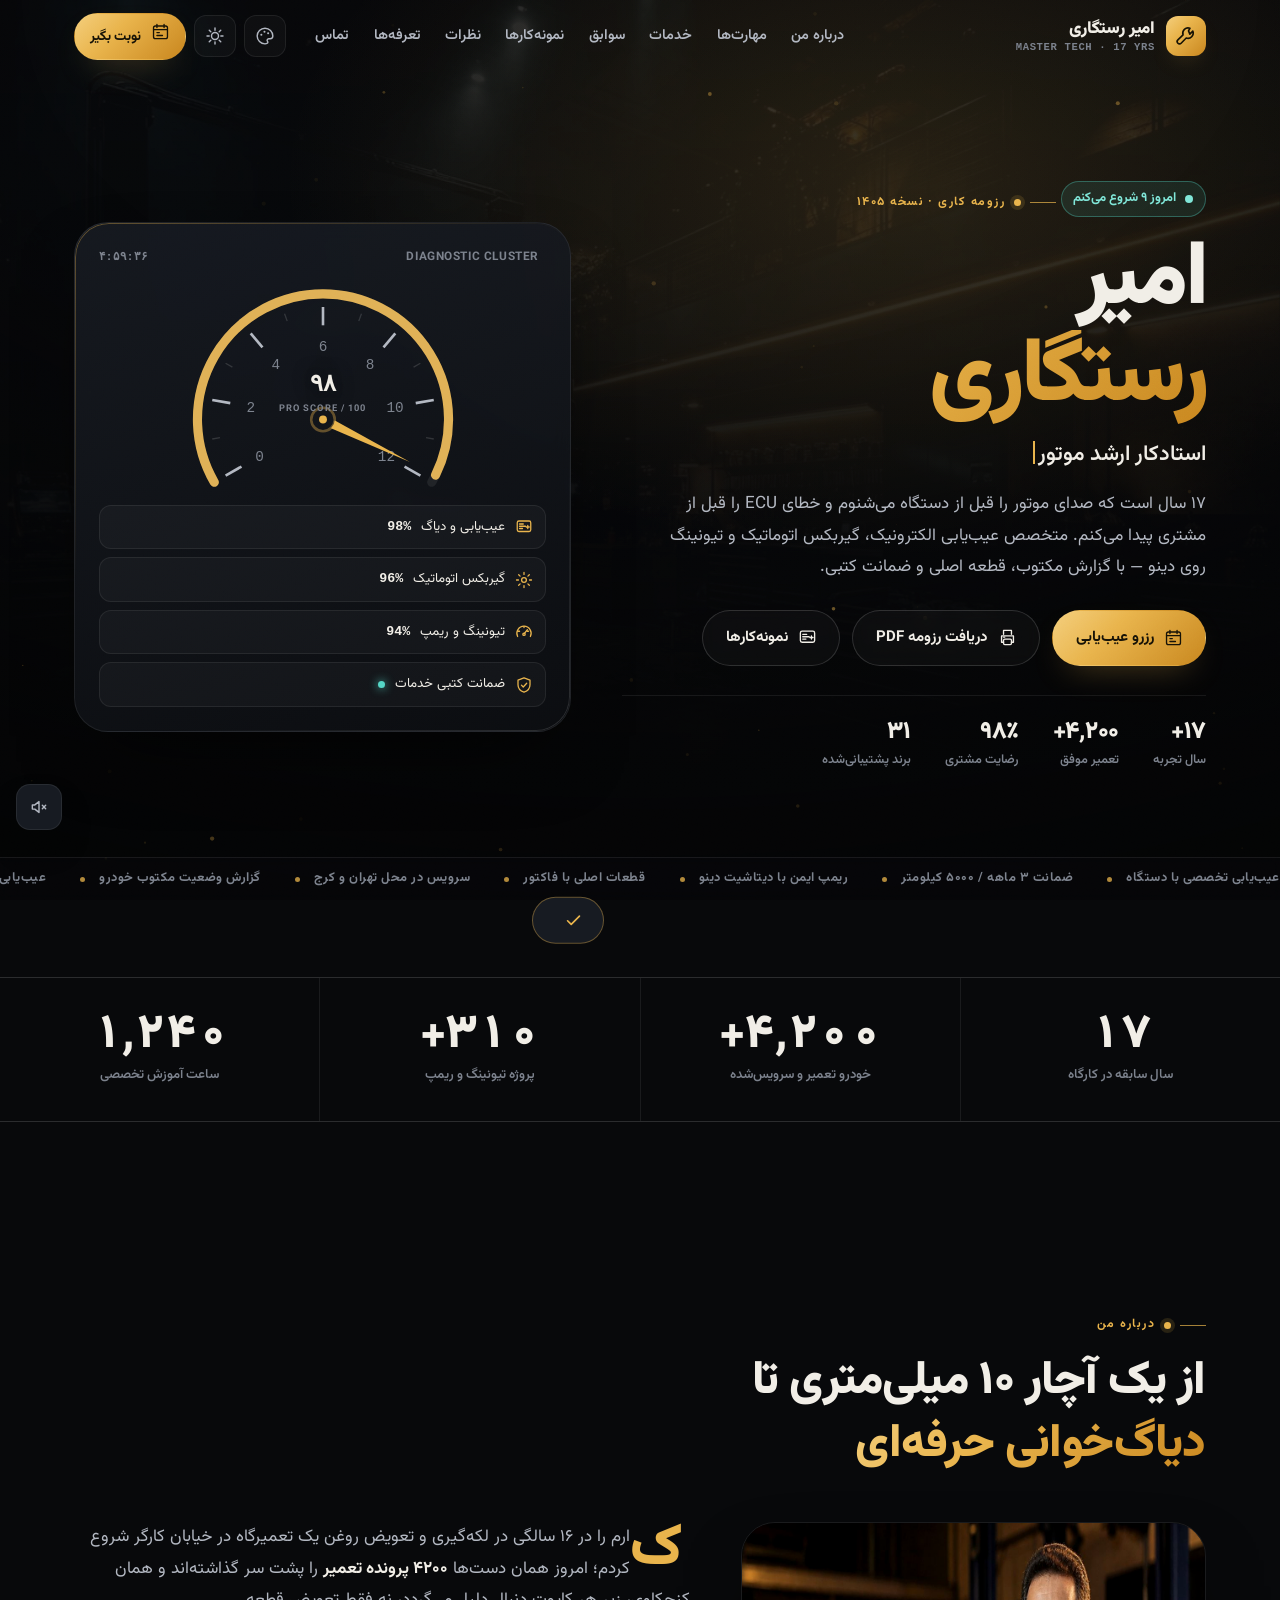
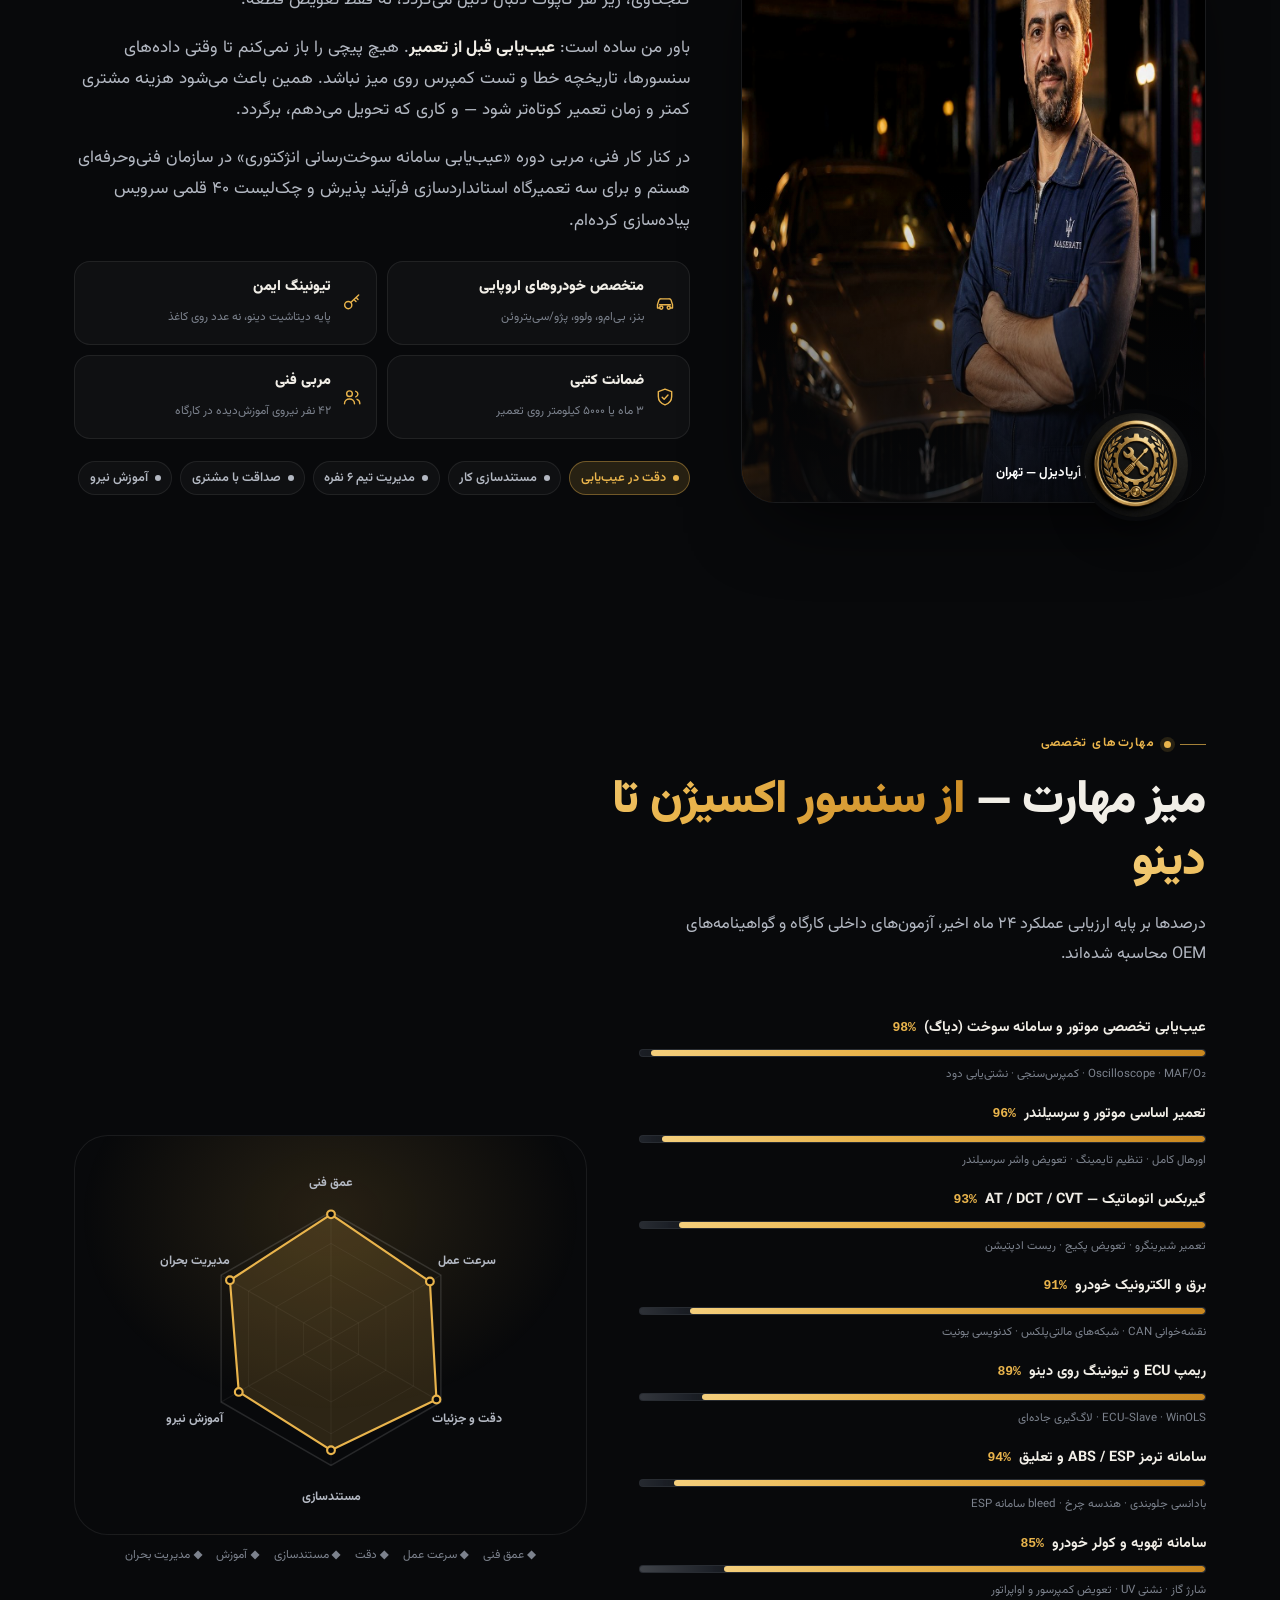
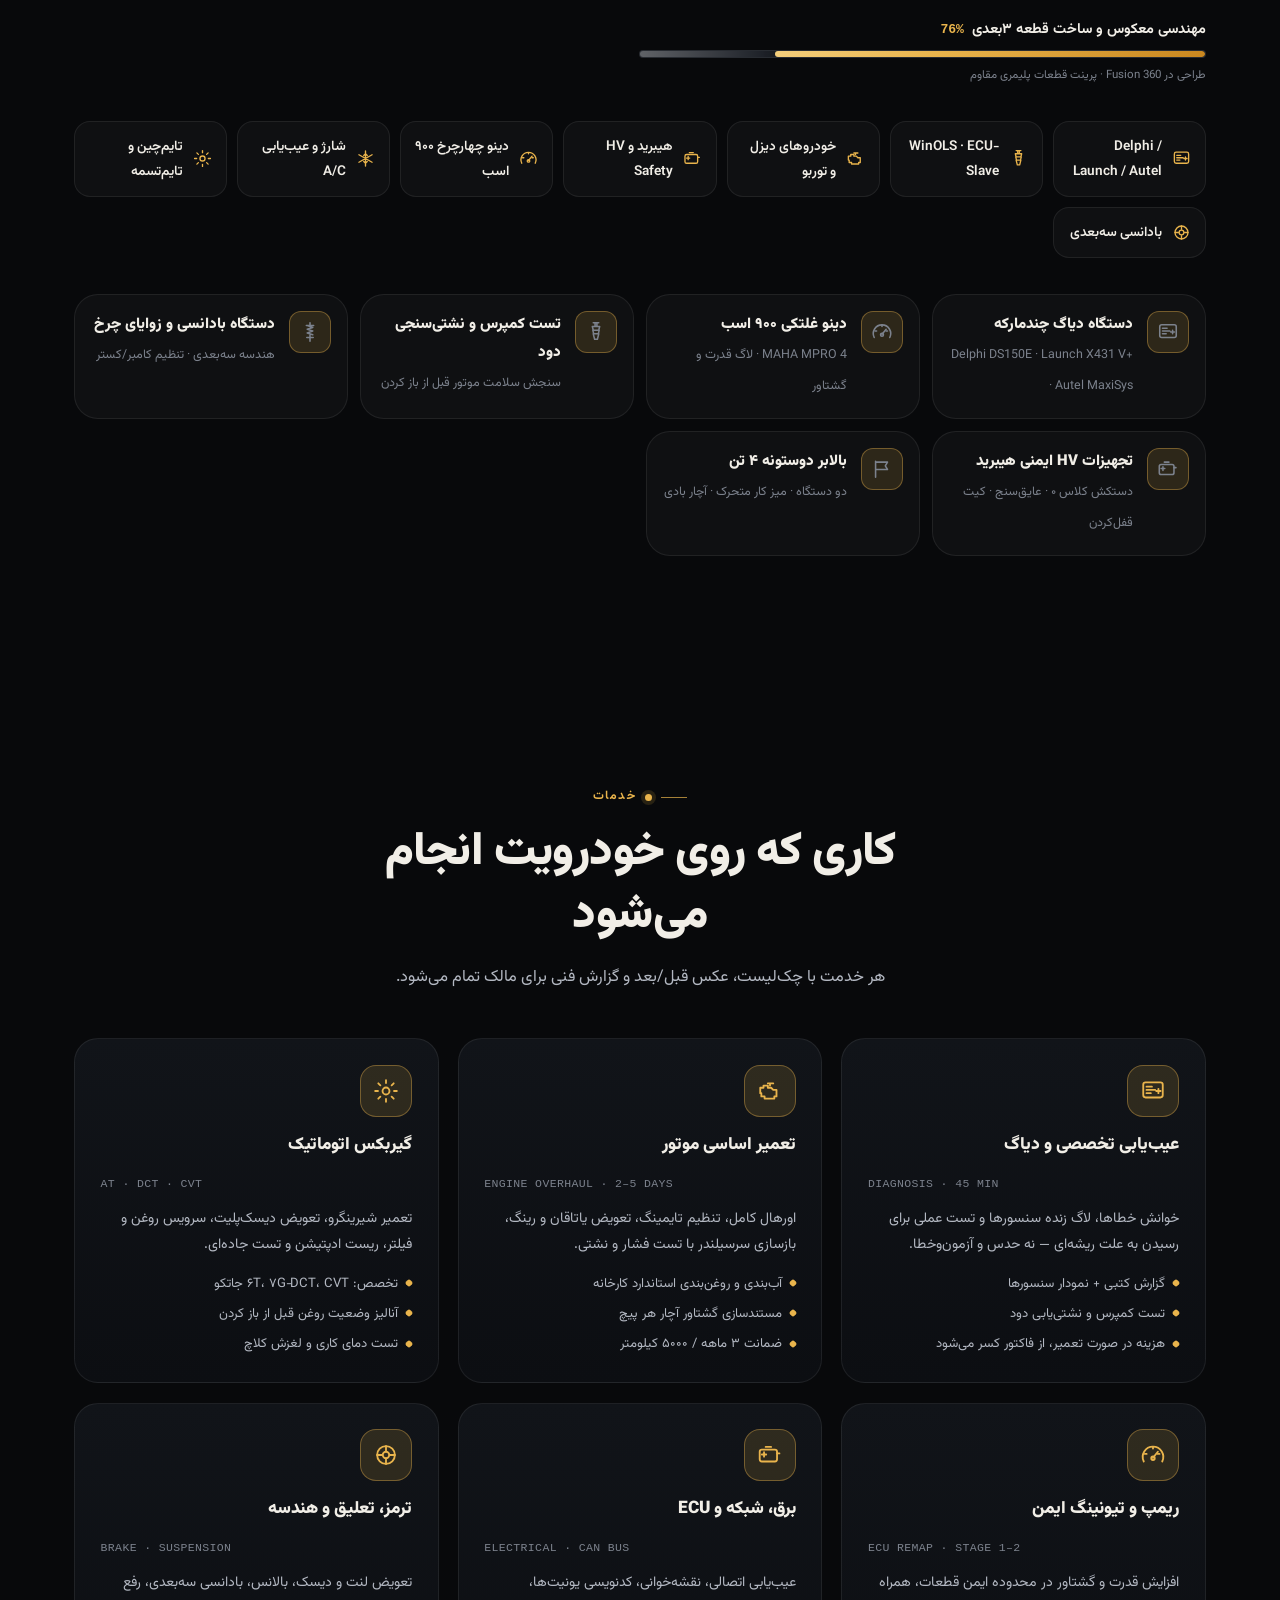
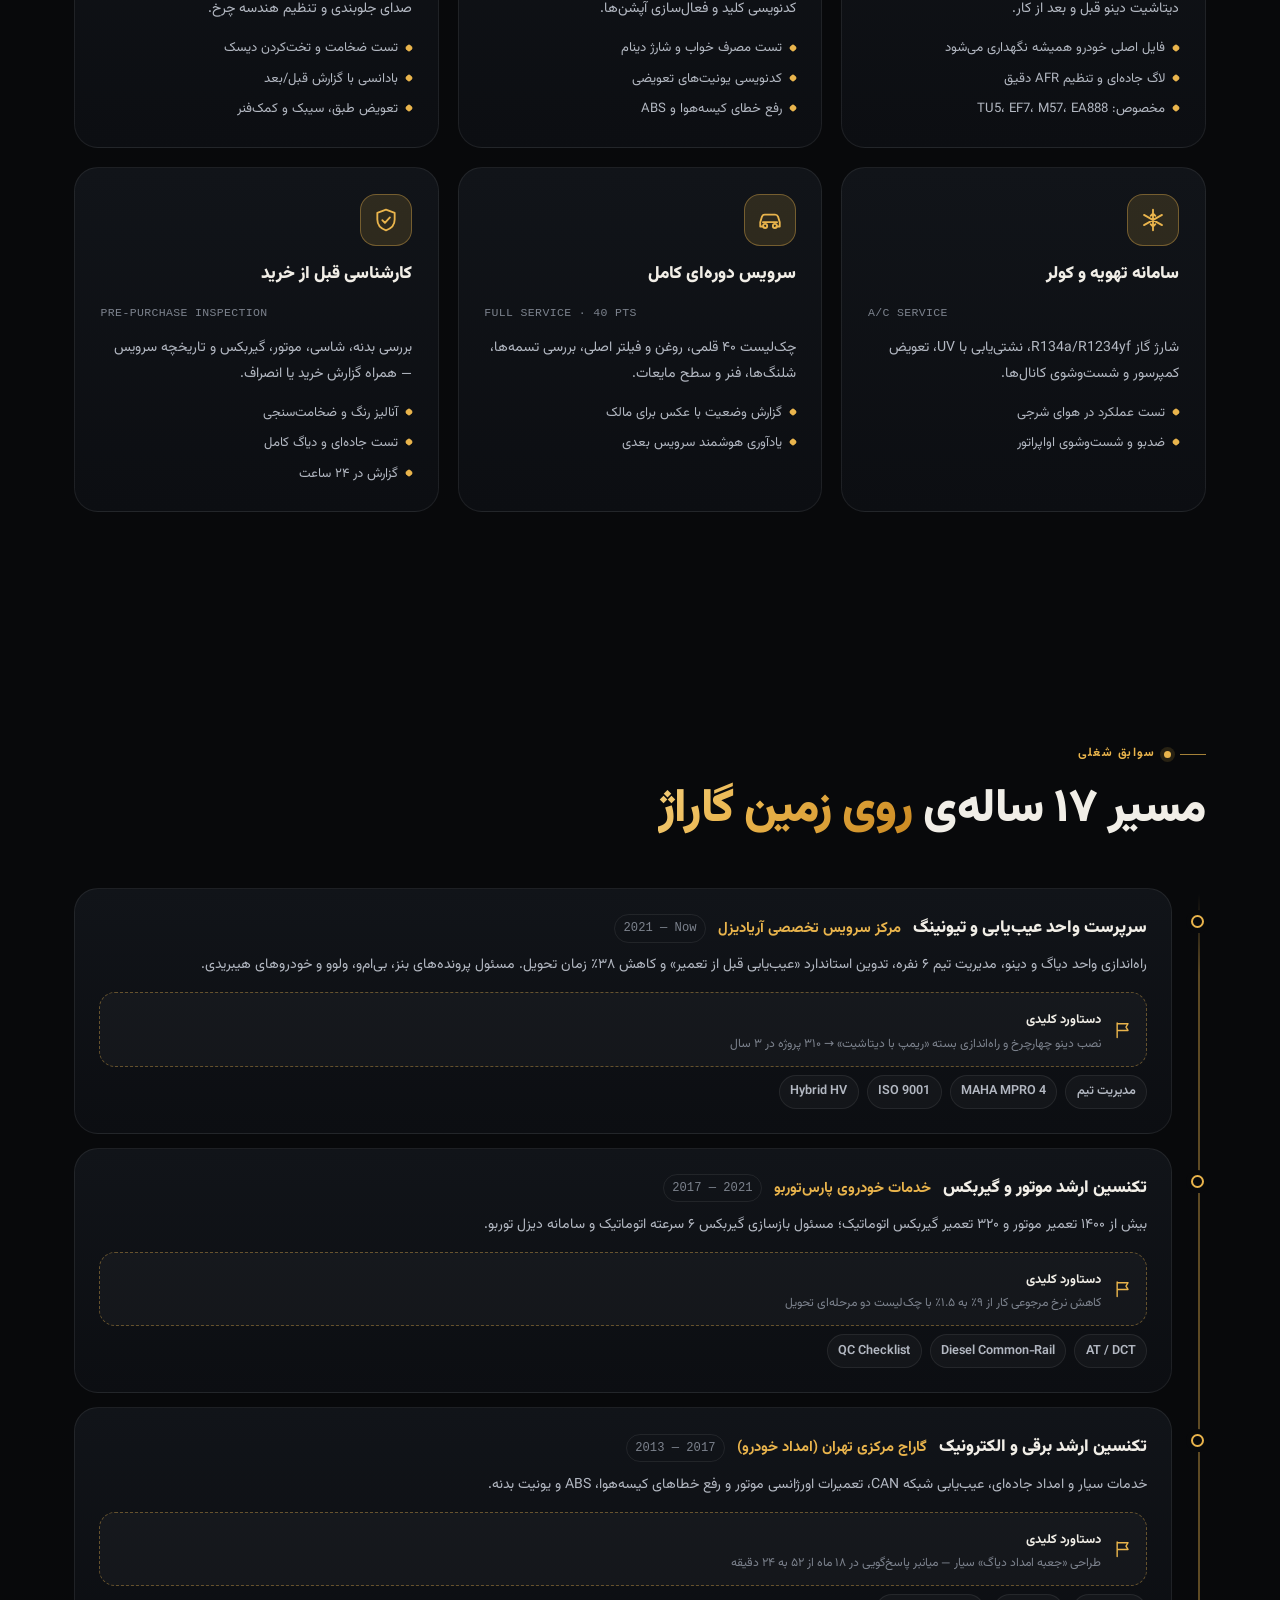
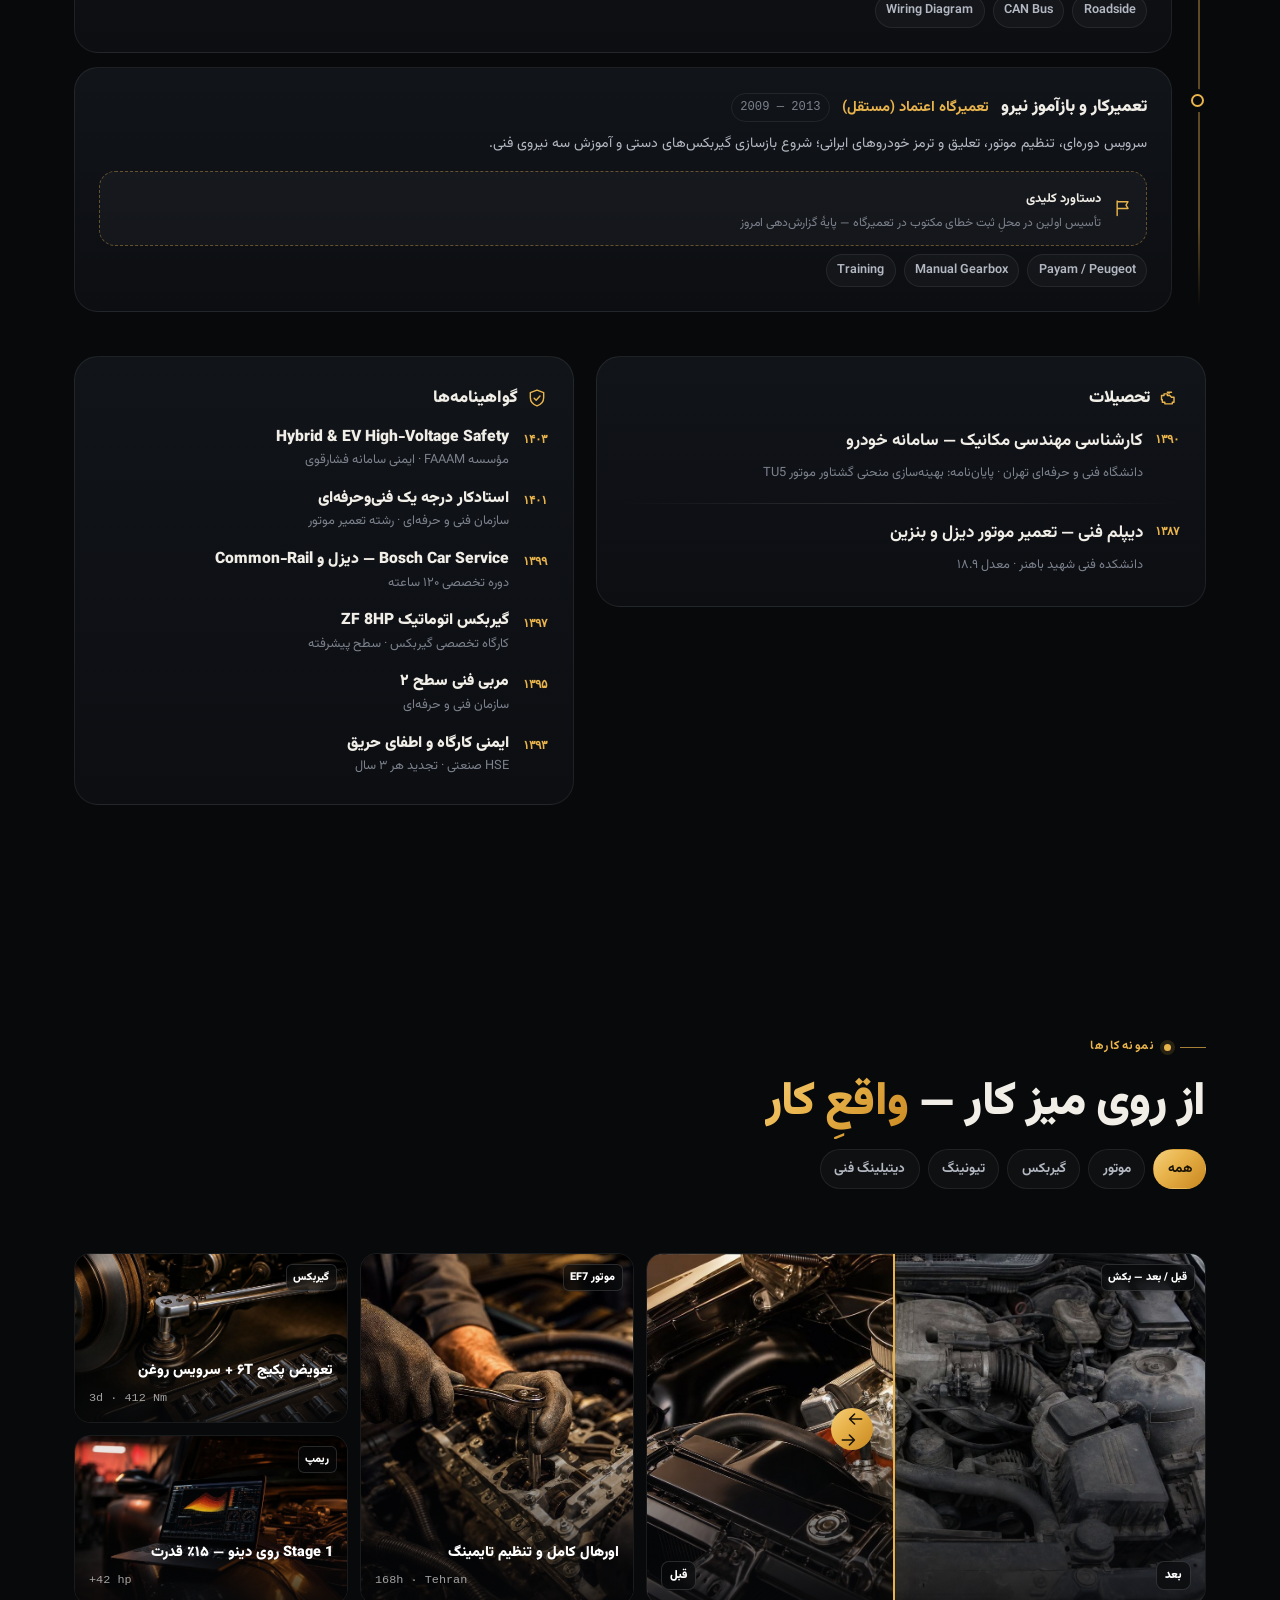
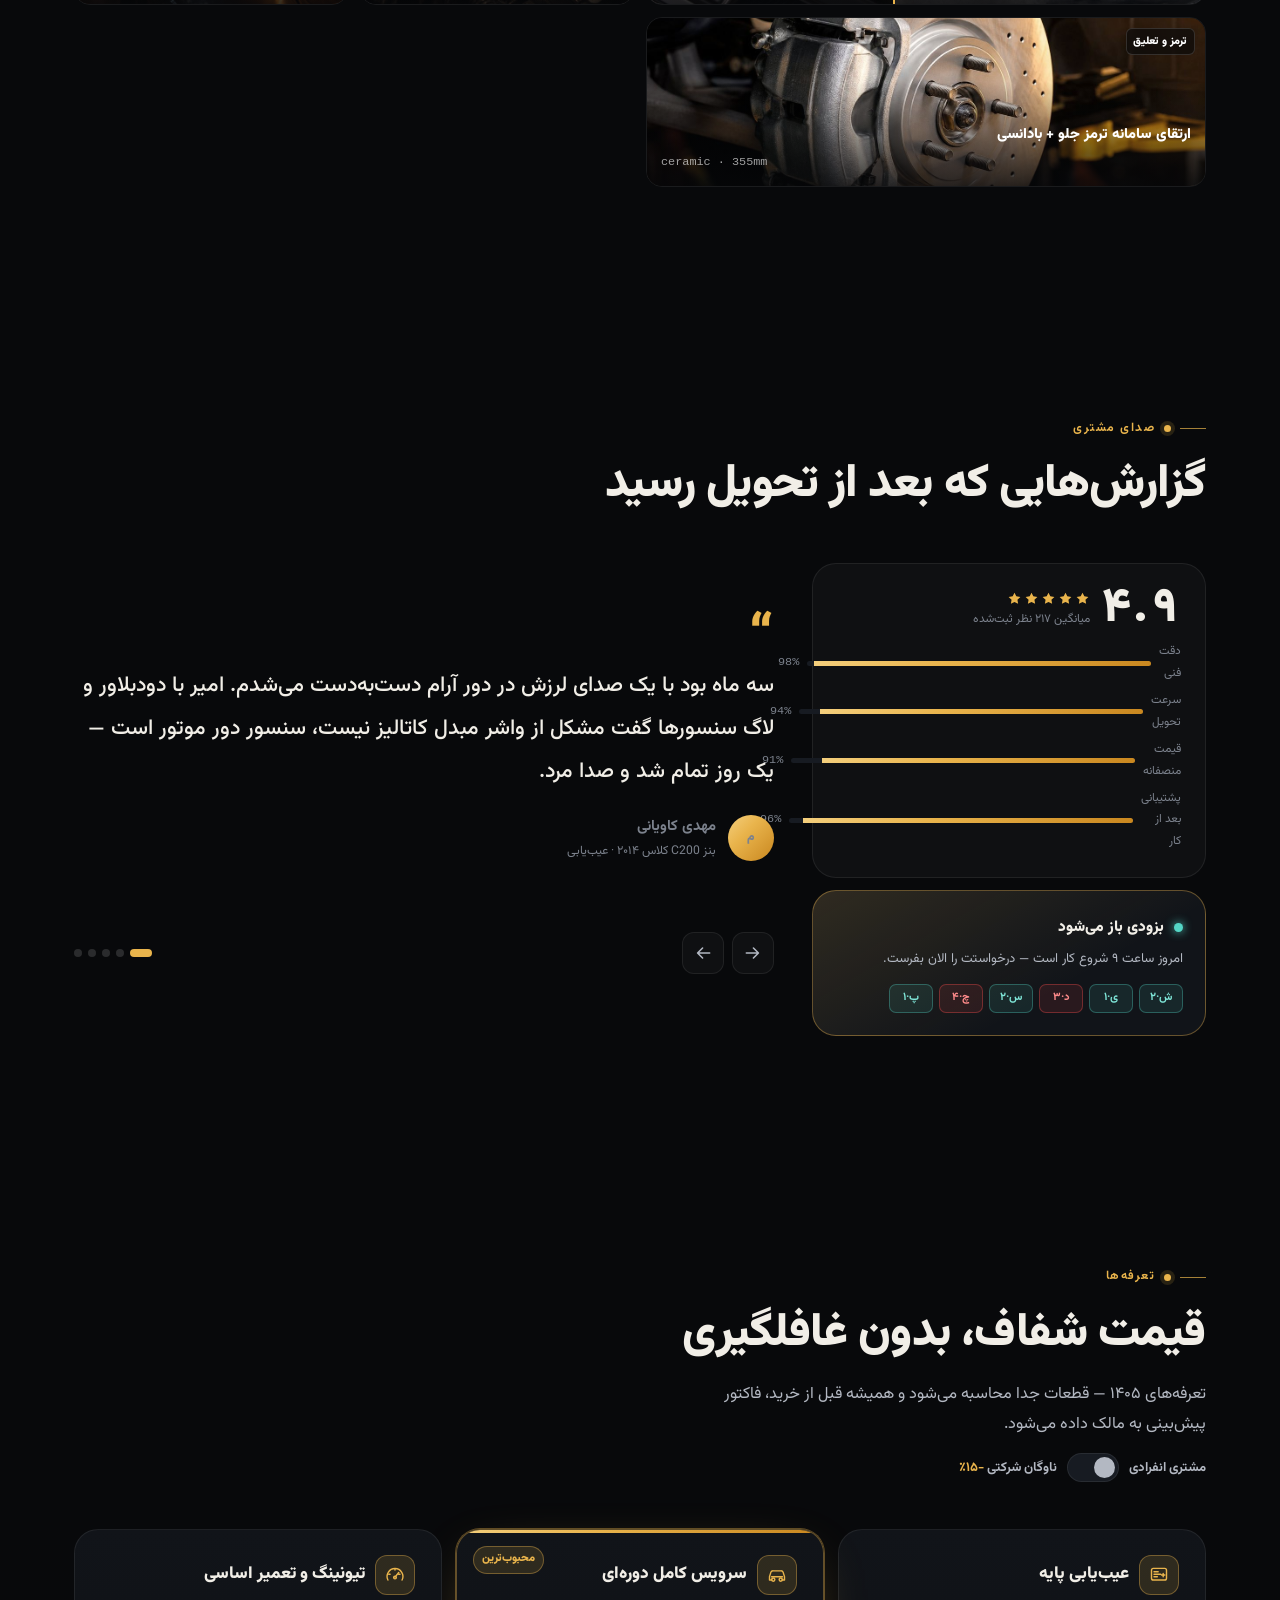
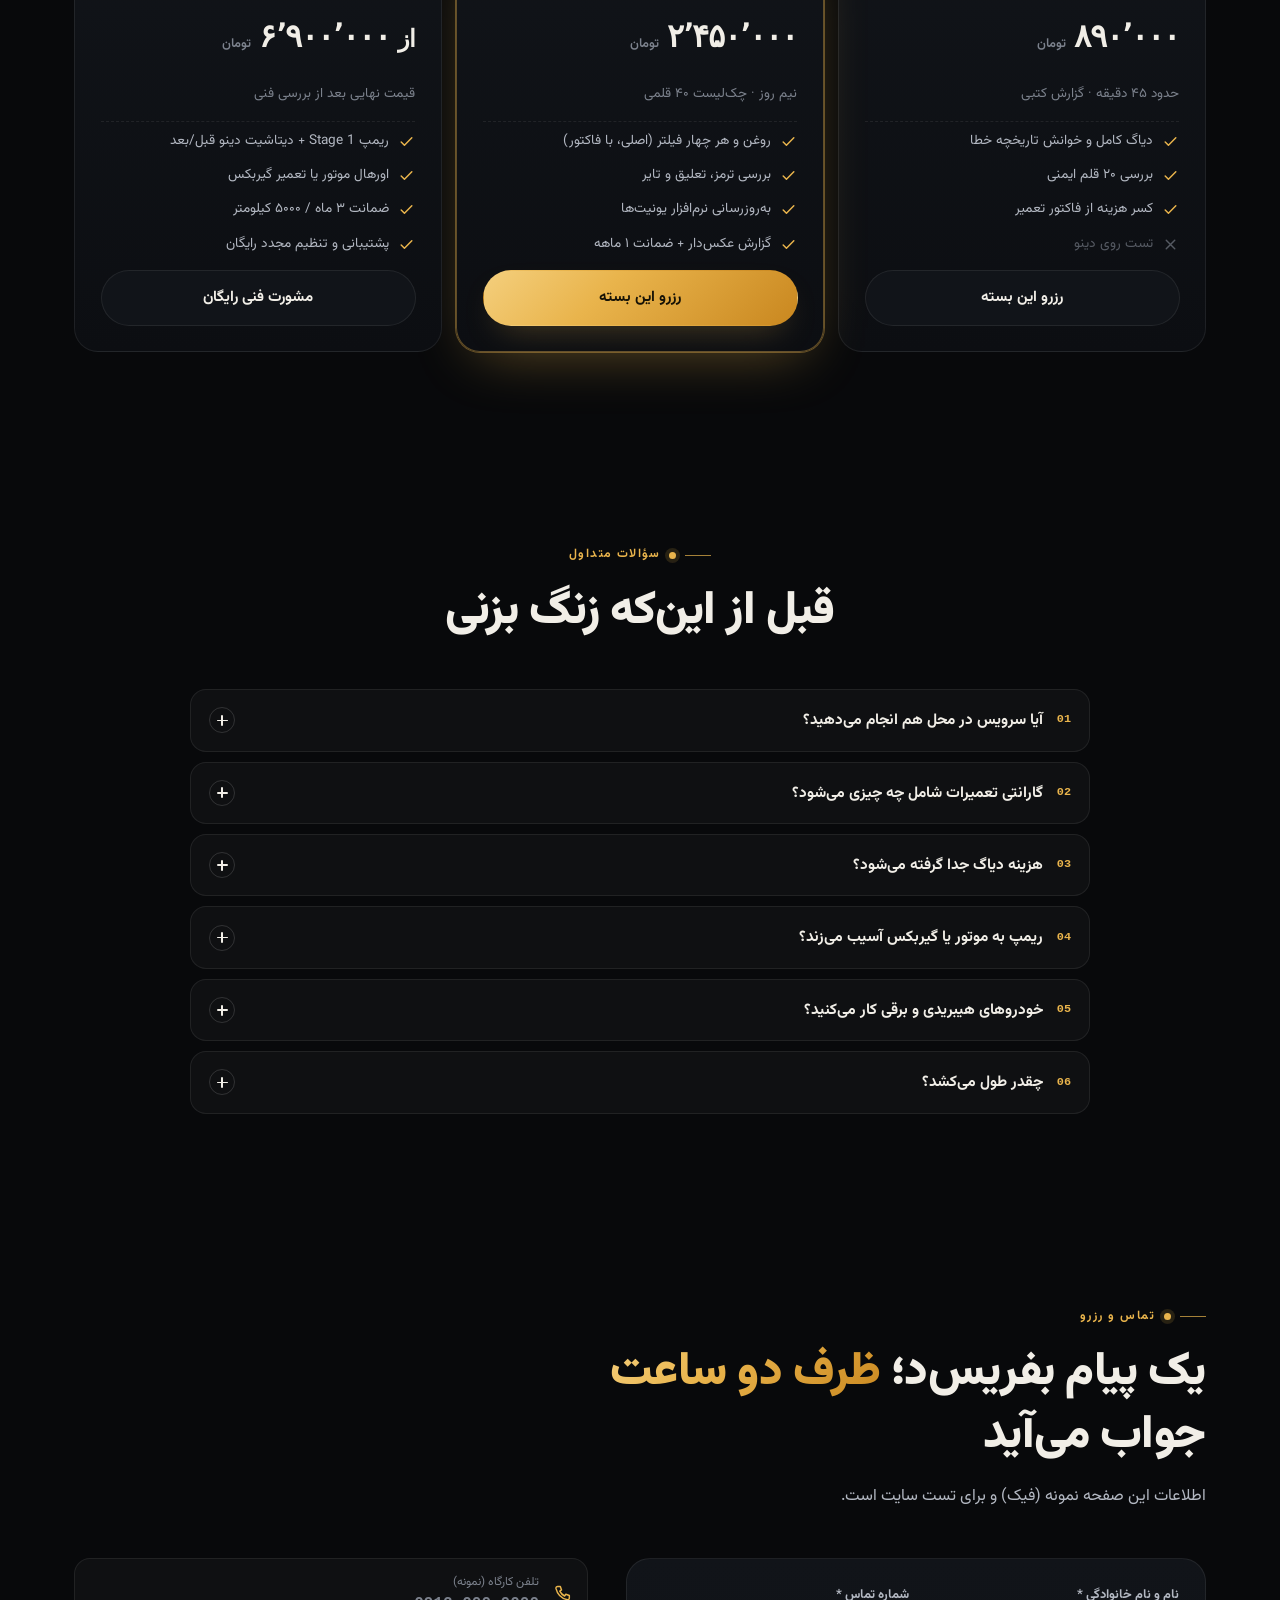
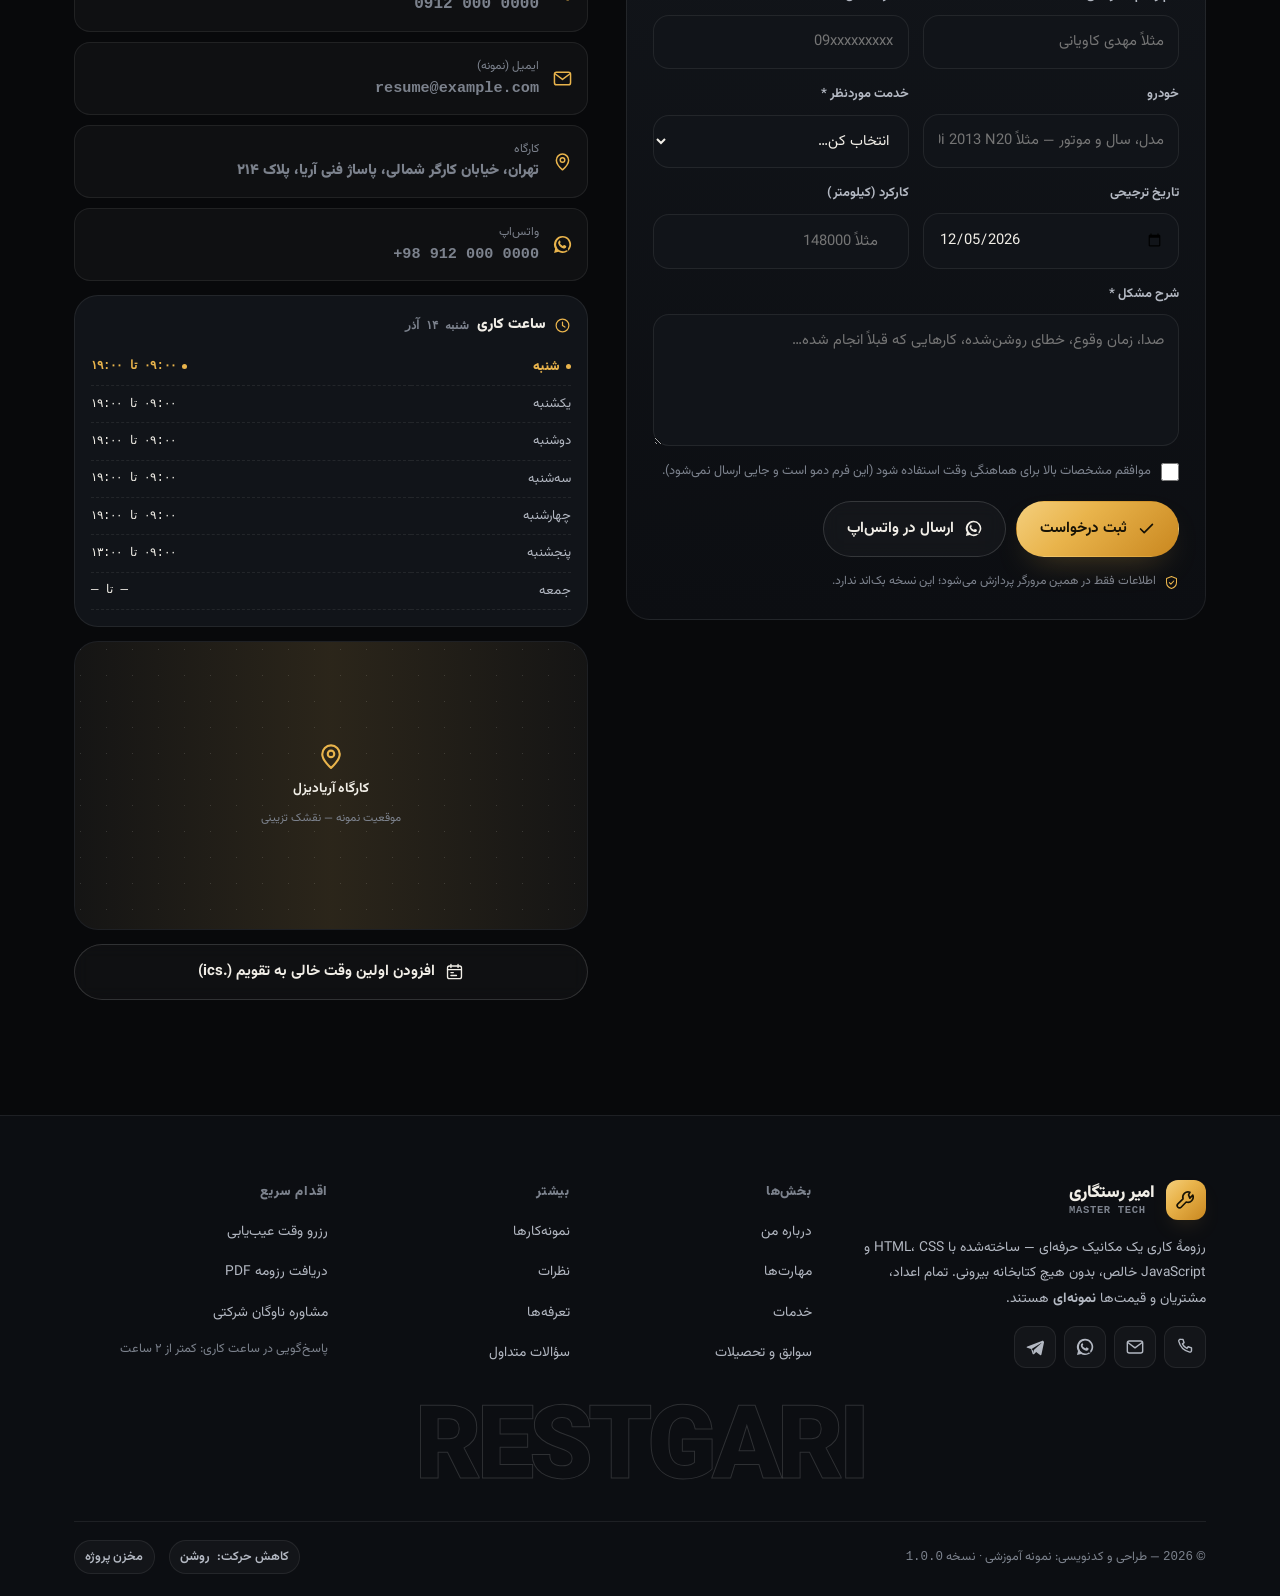
<file: index.html>
<!DOCTYPE html>
<html lang="fa" dir="rtl" data-theme="dark" data-accent="gold" data-magnet="on">
<head>
<meta charset="utf-8">
<meta name="viewport" content="width=device-width, initial-scale=1, viewport-fit=cover">
<title>امیر رستگاری | استادکار ارشد خودرو، متخصص عیب‌یابی و تیونینگ موتور</title>
<meta name="description" content="رزومه کاری امیر رستگاری — استادکار ارشد موتور و دیاگ با ۱۷ سال سابقه: عیب‌یابی الکترونیک، تعمیر گیربکس اتوماتیک، remap و تیونینگ، سرویس هیبرید. بیش از ۴۲۰۰ تعمیر موفق در تهران و کرج.">
<meta name="keywords" content="مکانیک خودرو, استادکار موتور, دیاگ, عیب یابی خودرو, تیونینگ, remap, تعمیر گیربکس اتوماتیک, رزومه مکانیک">
<meta name="author" content="امیر رستگاری">
<meta name="theme-color" content="#08090b">
<meta name="robots" content="index,follow,max-image-preview:large">
<link rel="canonical" href="https://pillow1243.github.io/CarShopping/">
<meta property="og:type" content="profile">
<meta property="og:title" content="امیر رستگاری | استادکار ارشد خودرو">
<meta property="og:description" content="۱۷ سال تجربه، ۴۲۰۰+ تعمیر موفق، تخصص در عیب‌یابی الکترونیک، گیربکس اتوماتیک و تیونینگ موتور.">
<meta property="og:image" content="./assets/img/hero-garage.jpg">
<meta property="og:locale" content="fa_IR">
<meta name="twitter:card" content="summary_large_image">
<meta name="format-detection" content="telephone=yes">
<link rel="icon" href="data:image/svg+xml,%3Csvg xmlns='http://www.w3.org/2000/svg' viewBox='0 0 64 64'%3E%3Crect width='64' height='64' rx='16' fill='%230c0e12'/%3E%3Cg fill='none' stroke='%23e9b44c' stroke-width='5' stroke-linecap='round'%3E%3Cpath d='M32 14a12 12 0 1 0 0 24 12 12 0 0 0 0-24z'/%3E%3Cpath d='M32 4v8M32 52v8M4 32h8M52 32h8'/%3E%3C/g%3E%3C/svg%3E">
<link rel="manifest" href="./site.webmanifest">
<link rel="icon" href="./favicon.svg" type="image/svg+xml">
<link rel="stylesheet" href="./css/styles.css">
<script type="application/ld+json">
{
  "@context":"https://schema.org",
  "@type":"Person",
  "name":"امیر رستگاری",
  "alternateName":"Amir Restagari",
  "jobTitle":"استادکار ارشد موتور و عیب‌یابی خودرو",
  "description":"مکانیک حرفه‌ای با ۱۷ سال سابقه در عیب‌یابی الکترونیک، تعمیر گیربکس اتوماتیک و تیونینگ موتور",
  "image":"./assets/img/portrait.jpg",
  "telephone":"+98-912-000-0000",
  "email":"resume@example.com",
  "knowsAbout":["عیب‌یابی موتور","تعمیر گیربکس اتوماتیک","Remap و تیونینگ ECU","سیستم ترمز ABS/ESP","خودروهای هیبریدی"],
  "address":{"@type":"PostalAddress","addressLocales":"tehran","addressCountry":"IR","addressRegion":"تهران","streetAddress":"خیابان کارگر شمالی، پاساژ فنی آریا، پلاک ۲۱۴"},
  "worksFor":{"@type":"AutoRepair","name":"مرکز سرویس تخصصی آریا‌دیزل"},
  "alumniOf":{"@type":"EducationalOrganization","name":"دانشگاه فنی و حرفه‌ای — مهندسی مکانیک خودرو"},
  "hasCredential":["Bosch Car Service — عیب‌یابی دیزل","Hybrid High-Voltage Safety (FAAAM)","ISO 9001 Lead Workshop Supervisor"],
  "sameAs":["https://github.com/Pillow1243/CarShopping"]
}
</script>
</head>
<body>
<a class="skip" href="#main">پرش به محتوای اصلی</a>
<div class="preload" id="preload" role="status" aria-live="polite" aria-label="در حال بارگذاری">
  <div class="preload__inner">
    <div class="preload__ring"></div>
    <div class="preload__brand">امیر رستگاری <span class="en">· RESTGARI</span></div>
    <div class="preload__pct"><b id="preloadPct">۰</b><span>٪ &nbsp;در حال استارت موتور…</span></div>
  </div>
</div>
<div class="progress no-print"><div class="progress__bar" id="progressBar"></div></div>
<div class="fx fx--vig" aria-hidden="true"></div>
<div class="fx fx--noise" aria-hidden="true"></div>
<div class="cur" id="cur" aria-hidden="true"></div>
<div class="cur-r" id="curR" aria-hidden="true"></div>

<!-- ============================ SVG SPRITE ============================ -->
<svg width="0" height="0" style="position:absolute" aria-hidden="true" focusable="false">
  <symbol id="i-wrench" viewBox="0 0 24 24" fill="none" stroke="currentColor" stroke-width="1.7" stroke-linecap="round" stroke-linejoin="round"><path d="M15.6 3.4a5.5 5.5 0 0 0-7.2 6.9L3 15.6a2.4 2.4 0 0 0 3.4 3.4l5.3-5.4a5.5 5.5 0 0 0 6.9-7.2l-3.1 3.1-1.4-3.3z"/></symbol>
  <symbol id="i-engine" viewBox="0 0 24 24" fill="none" stroke="currentColor" stroke-width="1.7" stroke-linecap="round" stroke-linejoin="round"><path d="M4 9h2V7h4v2h3l2 2h3v6h-2v2H7v-2H4v-3H3v-5h1z"/><path d="M10 5h5M12 5v2"/></symbol>
  <symbol id="i-gear" viewBox="0 0 24 24" fill="none" stroke="currentColor" stroke-width="1.7" stroke-linecap="round" stroke-linejoin="round"><circle cx="12" cy="12" r="3.2"/><path d="M12 2v2.6M12 19.4V22M2 12h2.6M19.4 12H22M4.9 4.9l1.9 1.9M17.2 17.2l1.9 1.9M19.1 4.9l-1.9 1.9M6.8 17.2l-1.9 1.9"/></symbol>
  <symbol id="i-scan" viewBox="0 0 24 24" fill="none" stroke="currentColor" stroke-width="1.7" stroke-linecap="round" stroke-linejoin="round"><rect x="3" y="4" width="18" height="14" rx="2.2"/><path d="M6 8h5M6 11h8M6 14h4M17 10v4M15 12h4"/></symbol>
  <symbol id="i-battery" viewBox="0 0 24 24" fill="none" stroke="currentColor" stroke-width="1.7" stroke-linecap="round" stroke-linejoin="round"><rect x="2.5" y="7" width="16" height="11" rx="2"/><path d="M18.5 10.5h2.2M8 4.5h5M4.5 11.5h4M6.5 9.5v4"/></symbol>
  <symbol id="i-brake" viewBox="0 0 24 24" fill="none" stroke="currentColor" stroke-width="1.7" stroke-linecap="round" stroke-linejoin="round"><circle cx="12" cy="12" r="8.2"/><circle cx="12" cy="12" r="3"/><path d="M12 3.8V8M12 16v4.2M3.8 12H8M16 12h4.2"/></symbol>
  <symbol id="i-snow" viewBox="0 0 24 24" fill="none" stroke="currentColor" stroke-width="1.7" stroke-linecap="round" stroke-linejoin="round"><path d="M12 2.5v19M3.7 7.3l16.6 9.4M20.3 7.3L3.7 16.7M12 6l-2.2 2.2M12 6l2.2 2.2M12 18l-2.2-2.2M12 18l2.2-2.2"/></symbol>
  <symbol id="i-coil" viewBox="0 0 24 24" fill="none" stroke="currentColor" stroke-width="1.7" stroke-linecap="round" stroke-linejoin="round"><path d="M9 2h6M11 2v4M13 2v4M8 6h8l-1 4H9zM8.5 10h7l-1 4H9.5zM9 14h6l-1.5 6h-3z"/></symbol>
  <symbol id="i-susp" viewBox="0 0 24 24" fill="none" stroke="currentColor" stroke-width="1.7" stroke-linecap="round" stroke-linejoin="round"><path d="M12 2v3M8 5h8M9 5l6 2-6 2 6 2-6 2 6 2M12 15v3M8.5 18h7M12 18v4"/></symbol>
  <symbol id="i-dyno" viewBox="0 0 24 24" fill="none" stroke="currentColor" stroke-width="1.7" stroke-linecap="round" stroke-linejoin="round"><path d="M3.5 18a9.5 9.5 0 1 1 17 0"/><path d="M12 14.5l4.5-5.5"/><circle cx="12" cy="15" r="1.6"/><path d="M4.5 11h1.6M18 11h-1.6M12 4.5v1.6"/></symbol>
  <symbol id="i-car" viewBox="0 0 24 24" fill="none" stroke="currentColor" stroke-width="1.7" stroke-linecap="round" stroke-linejoin="round"><path d="M3 14l1.6-5.2A3 3 0 0 1 7.5 7h9a3 3 0 0 1 2.9 1.8L21 14v4h-3M6 18H3v-4"/><circle cx="7.5" cy="17.5" r="1.9"/><circle cx="16.5" cy="17.5" r="1.9"/><path d="M5.5 14h13"/></symbol>
  <symbol id="i-shield" viewBox="0 0 24 24" fill="none" stroke="currentColor" stroke-width="1.7" stroke-linecap="round" stroke-linejoin="round"><path d="M12 2.5l8 3v6c0 5-3.6 8.5-8 10-4.4-1.5-8-5-8-10v-6z"/><path d="M8.6 12.2l2.4 2.4 4.6-5"/></symbol>
  <symbol id="i-clock" viewBox="0 0 24 24" fill="none" stroke="currentColor" stroke-width="1.7" stroke-linecap="round" stroke-linejoin="round"><circle cx="12" cy="12" r="9"/><path d="M12 7.2V12l3.4 2.2"/></symbol>
  <symbol id="i-phone" viewBox="0 0 24 24" fill="none" stroke="currentColor" stroke-width="1.7" stroke-linecap="round" stroke-linejoin="round"><path d="M6.5 2.8h3l1.4 4-2 1.4a11.5 11.5 0 0 0 5.5 5.5l1.4-2 4 1.4v3a2 2 0 0 1-2.2 2A17.5 17.5 0 0 1 4.5 5a2 2 0 0 1 2-2.2z"/></symbol>
  <symbol id="i-whats" viewBox="0 0 24 24" fill="currentColor"><path d="M12 2.2A9.7 9.7 0 0 0 3.6 16.8L2.4 21.6l4.9-1.3A9.7 9.7 0 1 0 12 2.2zm0 1.9a7.8 7.8 0 0 1 6.5 12.1l-.4.6.7 2.5-2.6-.6-.7.4A7.8 7.8 0 1 1 12 4.1zm-3.4 3.7c-.3 0-.6.1-.8.4-.3.3-.8.9-.8 1.9s.7 2.1.9 2.4c.1.2 1.5 2.5 3.8 3.4 1.9.8 2.3.6 2.7.6.5-.1 1.5-.7 1.7-1.4.2-.7.2-1.2.1-1.4 0-.1-.2-.2-.5-.4l-1.6-.8c-.2-.1-.4-.1-.6.1l-.7.9c-.1.2-.3.2-.5.1a6.4 6.4 0 0 1-1.9-1.2 7 7 0 0 1-1.3-1.7c-.1-.2 0-.3.1-.5l.5-.6c.1-.2.2-.3.1-.5l-.7-1.7c-.2-.4-.4-.4-.6-.4z"/></symbol>
  <symbol id="i-mail" viewBox="0 0 24 24" fill="none" stroke="currentColor" stroke-width="1.7" stroke-linecap="round" stroke-linejoin="round"><rect x="2.8" y="4.8" width="18.4" height="14.4" rx="2.4"/><path d="M3.4 6.6L12 13l8.6-6.4"/></symbol>
  <symbol id="i-pin" viewBox="0 0 24 24" fill="none" stroke="currentColor" stroke-width="1.7" stroke-linecap="round" stroke-linejoin="round"><path d="M12 21.5s7-6 7-11a7 7 0 1 0-14 0c0 5 7 11 7 11z"/><circle cx="12" cy="10.3" r="2.6"/></symbol>
  <symbol id="i-telegram" viewBox="0 0 24 24" fill="currentColor"><path d="M21.7 4.1L2.9 11.4c-1.2.5-1.2 1.3-.2 1.6l4.6 1.5 1.8 5.5c.2.6.4.8 1 .8.5 0 .7-.2 1-.5l2.3-2.2 4.7 3.5c.9.5 1.5.2 1.7-.8l3-14.1c.3-1.2-.5-1.8-1.1-1.6zM7.9 14.3l11-6.9c.5-.3 1-.1.6.2l-8.9 8.1-.4 3.8-.4-2.9z"/></symbol>
  <symbol id="i-star" viewBox="0 0 24 24" fill="currentColor"><path d="M12 2.6l2.9 5.9 6.5.9-4.7 4.6 1.1 6.5L12 17.4l-5.8 3.1 1.1-6.5L2.6 9.4l6.5-.9z"/></symbol>
  <symbol id="i-check" viewBox="0 0 24 24" fill="none" stroke="currentColor" stroke-width="2.1" stroke-linecap="round" stroke-linejoin="round"><path d="M4.5 12.6l4.6 4.6L19.5 6.8"/></symbol>
  <symbol id="i-x" viewBox="0 0 24 24" fill="none" stroke="currentColor" stroke-width="2" stroke-linecap="round"><path d="M6 6l12 12M18 6L6 18"/></symbol>
  <symbol id="i-arrow" viewBox="0 0 24 24" fill="none" stroke="currentColor" stroke-width="1.9" stroke-linecap="round" stroke-linejoin="round"><path d="M12 4v14M6 12.5l6 6 6-6"/></symbol>
  <symbol id="i-up" viewBox="0 0 24 24" fill="none" stroke="currentColor" stroke-width="1.9" stroke-linecap="round" stroke-linejoin="round"><path d="M12 20V6M6 11.5l6-6 6 6"/></symbol>
  <symbol id="i-left" viewBox="0 0 24 24" fill="none" stroke="currentColor" stroke-width="1.9" stroke-linecap="round" stroke-linejoin="round"><path d="M20 12H6M11.5 6l-6 6 6 6"/></symbol>
  <symbol id="i-right" viewBox="0 0 24 24" fill="none" stroke="currentColor" stroke-width="1.9" stroke-linecap="round" stroke-linejoin="round"><path d="M4 12h14M12.5 6l6 6-6 6"/></symbol>
  <symbol id="i-print" viewBox="0 0 24 24" fill="none" stroke="currentColor" stroke-width="1.7" stroke-linecap="round" stroke-linejoin="round"><path d="M7 8V3h10v5M7 18H4.5v-8h15v8H17"/><rect x="7" y="14" width="10" height="7" rx="1.6"/><path d="M7 11.5h1.5"/></symbol>
  <symbol id="i-dl" viewBox="0 0 24 24" fill="none" stroke="currentColor" stroke-width="1.7" stroke-linecap="round" stroke-linejoin="round"><path d="M12 3v11M7.5 10.5L12 15l4.5-4.5M4 17.5V20a1 1 0 0 0 1 1h14a1 1 0 0 0 1-1v-2.5"/></symbol>
  <symbol id="i-sun" viewBox="0 0 24 24" fill="none" stroke="currentColor" stroke-width="1.7" stroke-linecap="round"><circle cx="12" cy="12" r="4.2"/><path d="M12 2.4V5M12 19v2.6M2.4 12H5M19 12h2.6M5.1 5.1L7 7M17 17l1.9 1.9M18.9 5.1L17 7M7 17l-1.9 1.9"/></symbol>
  <symbol id="i-moon" viewBox="0 0 24 24" fill="none" stroke="currentColor" stroke-width="1.7" stroke-linecap="round" stroke-linejoin="round"><path d="M20 14.5A8.5 8.5 0 0 1 9.5 4 8.6 8.6 0 1 0 20 14.5z"/></symbol>
  <symbol id="i-sound" viewBox="0 0 24 24" fill="none" stroke="currentColor" stroke-width="1.7" stroke-linecap="round" stroke-linejoin="round"><path d="M4 9.5h3L12 5.5v13L7 14.5H4z"/><path d="M15.5 9.2a4.4 4.4 0 0 1 0 5.6M18 7a7.6 7.6 0 0 1 0 10"/></symbol>
  <symbol id="i-mute" viewBox="0 0 24 24" fill="none" stroke="currentColor" stroke-width="1.7" stroke-linecap="round" stroke-linejoin="round"><path d="M4 9.5h3L12 5.5v13L7 14.5H4z"/><path d="M16 10l4 4M20 10l-4 4"/></symbol>
  <symbol id="i-menu" viewBox="0 0 24 24" fill="none" stroke="currentColor" stroke-width="1.9" stroke-linecap="round"><path d="M4 7h16M4 12h16M4 17h10"/></symbol>
  <symbol id="i-quote" viewBox="0 0 24 24" fill="currentColor"><path d="M9.4 5.2C6.2 6.6 4.3 9.2 4.3 12.5c0 3.4 2 5.6 4.6 5.6 2.2 0 3.8-1.6 3.8-3.6 0-2-1.4-3.5-3.3-3.5-.4 0-.8 0-1 .2.2-1.9 1.8-3.4 3.9-4.3zm9.4 0c-3.2 1.4-5.1 4-5.1 7.3 0 3.4 2 5.6 4.6 5.6 2.2 0 3.8-1.6 3.8-3.6 0-2-1.4-3.5-3.3-3.5-.4 0-.8 0-1 .2.2-1.9 1.8-3.4 3.9-4.3z"/></symbol>
  <symbol id="i-cal" viewBox="0 0 24 24" fill="none" stroke="currentColor" stroke-width="1.7" stroke-linecap="round" stroke-linejoin="round"><rect x="3.2" y="5" width="17.6" height="16" rx="2.4"/><path d="M3.2 9.6h17.6M7.5 3v4M16.5 3v4M7.5 13.4h3M7.5 17h7"/></symbol>
  <symbol id="i-flag" viewBox="0 0 24 24" fill="none" stroke="currentColor" stroke-width="1.7" stroke-linecap="round" stroke-linejoin="round"><path d="M5 21V3.5M5 4.5h13l-2.4 4 2.4 4H5"/></symbol>
  <symbol id="i-users" viewBox="0 0 24 24" fill="none" stroke="currentColor" stroke-width="1.7" stroke-linecap="round" stroke-linejoin="round"><circle cx="9" cy="8" r="3.4"/><path d="M3 20c0-3.4 2.7-5.6 6-5.6s6 2.2 6 5.6M16.5 5.2a3.4 3.4 0 0 1 0 6.6M18 14.8c2 .7 3.4 2.5 3.4 5.2"/></symbol>
  <symbol id="i-palette" viewBox="0 0 24 24" fill="none" stroke="currentColor" stroke-width="1.7" stroke-linecap="round" stroke-linejoin="round"><path d="M12 21.4a9.4 9.4 0 1 1 9.4-9.4c0 2.2-1.6 3.3-3.2 3.3h-1.7a2 2 0 0 0-1.4 3.4c.5.5.4 1.4-.3 1.9a9 9 0 0 1-2.8.8z"/><circle cx="7.6" cy="10.4" r="1.25" fill="currentColor" stroke="none"/><circle cx="11.4" cy="6.9" r="1.25" fill="currentColor" stroke="none"/><circle cx="15.8" cy="8.6" r="1.25" fill="currentColor" stroke="none"/></symbol>
  <symbol id="i-key" viewBox="0 0 24 24" fill="none" stroke="currentColor" stroke-width="1.7" stroke-linecap="round" stroke-linejoin="round"><circle cx="7.5" cy="14.5" r="4.3"/><path d="M10.5 11.5L20 2.5M17 5.5l2.2 2.2M14.6 8l2.2 2.2"/></symbol>
</svg>

<!-- ============================ HEADER ============================ -->
<header class="hdr" id="hdr">
  <div class="wrap hdr__in">
    <a class="brand" href="#home" aria-label="بازگشت به ابتدا">
      <span class="brand__mark"><svg><use href="#i-wrench"/></svg></span>
      <span class="brand__txt">امیر رستگاری<small class="en">MASTER TECH · 17 YRS</small></span>
    </a>
    <nav class="nav" id="nav" aria-label="فهرست بخش‌ها">
      <a href="#about">درباره من</a>
      <a href="#skills">مهارت‌ها</a>
      <a href="#services">خدمات</a>
      <a href="#exp">سوابق</a>
      <a href="#work">نمونه‌کارها</a>
      <a href="#voices">نظرات</a>
      <a href="#plans">تعرفه‌ها</a>
      <a href="#contact">تماس</a>
    </nav>
    <div class="hdr__tools">
      <button class="iconbtn" id="accentBtn" title="تغییر رنگ تأکید (طلایی / آتشین / فیروزه‌ای)" aria-label="تغییر رنگ تأکید">
        <svg><use href="#i-palette"/></svg>
      </button>
      <button class="iconbtn" id="themeBtn" title="حالت روشن/تاریک" aria-label="تغییر حالت روشن یا تاریک">
        <svg class="t-dark"><use href="#i-sun"/></svg><svg class="t-light" style="display:none"><use href="#i-moon"/></svg>
      </button>
      <a class="btn btn--solid btn--sm" href="#contact"><span class="btn__ic"><svg><use href="#i-cal"/></svg></span><span>نوبت بگیر</span></a>
      <button class="iconbtn burger no-print" id="burger" aria-expanded="false" aria-controls="nav" aria-label="باز کردن منو"><svg><use href="#i-menu"/></svg></button>
    </div>
  </div>
</header>

<nav class="rail" id="rail" aria-label="پیمایش سریع بخش‌ها">
  <a href="#home"><span>خانه</span></a>
  <a href="#about"><span>درباره</span></a>
  <a href="#skills"><span>مهارت‌ها</span></a>
  <a href="#services"><span>خدمات</span></a>
  <a href="#exp"><span>سوابق</span></a>
  <a href="#work"><span>نمونه‌کار</span></a>
  <a href="#voices"><span>نظرات</span></a>
  <a href="#plans"><span>تعرفه</span></a>
  <a href="#contact"><span>تماس</span></a>
</nav>

<main id="main">

<!-- ============================ HERO ============================ -->
<section class="hero" id="home">
  <div class="hero__bg"><img src="./assets/img/hero-garage.jpg" alt="گاراژ تخصصی تاریک با دستگاه بالابر و نور طلایی" loading="eager" fetchpriority="high" decoding="async"></div>
  <canvas id="sparks" aria-hidden="true"></canvas>
  <div class="wrap">
    <div class="hero__grid">
      <div>
        <span class="hero__status" id="heroStatus"><i class="blip"></i><span class="hero__status-txt">در حال بارگذاری وضعیت…</span></span>
        <p class="kicker" data-reveal="fade"><i></i>رزومه کاری · نسخه ۱۴۰۵</p>
        <h1 class="hero__name">امیر <span class="l2">رستگاری</span></h1>
        <p class="hero__role" aria-live="polite"><span id="typed"></span><span class="caret"></span></p>
        <p class="hero__lead">
            ۱۷ سال است که صدای موتور را قبل از دستگاه می‌شنوم و خطای ECU را قبل از مشتری پیدا می‌کنم.
            متخصص عیب‌یابی الکترونیک، گیربکس اتوماتیک و تیونینگ روی دینو — با گزارش مکتوب، قطعه اصلی و ضمانت کتبی.
        </p>
        <div class="hero__cta">
          <a class="btn btn--solid" href="#contact" data-magnet data-sfx><svg><use href="#i-cal"/></svg>رزرو عیب‌یابی</a>
          <button class="btn btn--ghost" id="printBtn" data-magnet data-sfx><svg><use href="#i-print"/></svg>دریافت رزومه PDF</button>
          <a class="btn btn--ghost" href="#work" data-magnet data-sfx><svg><use href="#i-scan"/></svg>نمونه‌کارها</a>
        </div>
        <div class="hero__meta">
          <div><b class="num" data-count="17" data-suffix="+"></b><span>سال تجربه</span></div>
          <div><b class="num" data-count="4200" data-suffix="+"></b><span>تعمیر موفق</span></div>
          <div><b class="num" data-count="98" data-suffix="٪"></b><span>رضایت مشتری</span></div>
          <div><b class="num" data-count="31" data-suffix=""></b><span>برند پشتیبانی‌شده</span></div>
        </div>
      </div>

      <!-- --- Cluster card --- -->
      <aside class="cluster" data-reveal="scale" aria-label="داشبورد مهارت‌ها">
        <div class="cluster__head">
          <span><i class="dot"></i>&nbsp; DIAGNOSTIC CLUSTER</span>
          <span class="en" id="clusterClock">--:--:--</span>
        </div>
        <div class="cluster__gauge">
          <svg id="tach" viewBox="-130 -112 260 168" role="img" aria-label="سنجش توان تخصص: ۹۸ از ۱۰۰">
            <g id="tachTicks"></g>
            <path id="tachArc" d="" fill="none" stroke="var(--acc)" stroke-width="7" stroke-linecap="round"
                  stroke-dasharray="1 1" opacity=".95"/>
            <path id="tachArcBg" d="" fill="none" stroke="var(--line-2)" stroke-width="7" stroke-linecap="round" opacity=".5"/>
            <g id="tachNeedle" style="transform:rotate(-90deg);transition:transform 1.9s cubic-bezier(.22,1,.36,1)">
              <path d="M0 -74 L3.4 -6 L-3.4 -6 Z" fill="var(--acc)"/>
            </g>
            <circle cx="0" cy="0" r="9" fill="var(--bg-2)" stroke="var(--acc-line)" stroke-width="2"/>
            <circle cx="0" cy="0" r="3" fill="var(--acc)"/>
          </svg>
          <div class="cluster__read">
            <b class="num" data-count="98" data-suffix="">۰</b>
            <small>PRO SCORE / 100</small>
          </div>
        </div>
        <div class="cluster__rows">
          <div class="cluster__row"><svg><use href="#i-scan"/></svg> عیب‌یابی و دیاگ <b class="en">98%</b></div>
          <div class="cluster__row"><svg><use href="#i-gear"/></svg> گیربکس اتوماتیک <b class="en">96%</b></div>
          <div class="cluster__row"><svg><use href="#i-dyno"/></svg> تیونینگ و ریمپ <b class="en">94%</b></div>
          <div class="cluster__row"><svg><use href="#i-shield"/></svg> ضمانت کتبی خدمات <i class="dot" title="فعال"></i></div>
        </div>
      </aside>
    </div>
  </div>
  <div class="hero__marq" aria-hidden="true">
    <div class="marq" id="marq">
      <span>عیب‌یابی تخصصی با دستگاه</span><span>ضمانت ۳ ماهه / ۵۰۰۰ کیلومتر</span><span>ریمپ ایمن با دیتاشیت دینو</span>
      <span>قطعات اصلی با فاکتور</span><span>سرویس در محل تهران و کرج</span><span>گزارش وضعیت مکتوب خودرو</span>
      <span>عیب‌یابی تخصصی با دستگاه</span><span>ضمانت ۳ ماهه / ۵۰۰۰ کیلومتر</span><span>ریمپ ایمن با دیتاشیت دینو</span>
      <span>قطعات اصلی با فاکتور</span><span>سرویس در محل تهران و کرج</span><span>گزارش وضعیت مکتوب خودرو</span>
    </div>
  </div>
</section>

<!-- ============================ STATS ============================ -->
<section class="section--tight" aria-label="آمار عملکرد">
  <div class="stats">
    <div><b class="num" data-count="17">۰</b><small>سال سابقه در کارگاه</small></div>
    <div><b class="num" data-count="4200" data-suffix="+">۰</b><small>خودرو تعمیر و سرویس‌شده</small></div>
    <div><b class="num" data-count="310" data-suffix="+">۰</b><small>پروژه تیونینگ و ریمپ</small></div>
    <div><b class="num" data-count="1240" data-suffix="">۰</b><small>ساعت آموزش تخصصی</small></div>
  </div>
</section>

<!-- ============================ ABOUT ============================ -->
<section class="section" id="about">
  <div class="wrap">
    <div class="sec-head">
      <p class="kicker" data-reveal="fade"><i></i>درباره من</p>
      <h2 class="sec-title" data-reveal>از یک آچار ۱۰ میلی‌متری تا <em>دیاگ‌خوانی حرفه‌ای</em></h2>
    </div>
    <div class="about">
      <figure class="about__media" data-reveal="right">
        <div class="frame">
          <img src="./assets/img/portrait.jpg" alt="پرتره امیر رستگاری، استادکار ارشد خودرو در گاراژ" loading="lazy" decoding="async">
          <figcaption class="frame__cap"><svg><use href="#i-pin"/></svg> کارگاه تخصصی آریا‌دیزل — تهران</figcaption>
        </div>
        <div class="about__seal" title="گواهی کیفیت"><img src="./assets/img/badge-iso.jpg" alt="نشان گواهی کیفیت" loading="lazy"></div>
      </figure>

      <div class="about__txt" data-reveal="left">
        <p class="dropcap">
          کارم را در ۱۶ سالگی در لکه‌گیری و تعویض روغن یک تعمیرگاه در خیابان کارگر شروع کردم؛ امروز همان دست‌ها
          <strong>۴۲۰۰ پرونده تعمیر</strong> را پشت سر گذاشته‌اند و همان کنجکاوی، زیر هر کاپوت دنبال دلیل می‌گردد، نه فقط تعویض قطعه.
        </p>
        <p>
          باور من ساده است: <strong>عیب‌یابی قبل از تعمیر</strong>. هیچ پیچی را باز نمی‌کنم تا وقتی داده‌های سنسورها، تاریخچه خطا و تست کمپرس
          روی میز نباشد. همین باعث می‌شود هزینه مشتری کمتر و زمان تعمیر کوتاه‌تر شود — و کاری که تحویل می‌دهم، برگردد.
        </p>
        <p>
          در کنار کار فنی، مربی دوره «عیب‌یابی سامانه سوخت‌رسانی انژکتوری» در سازمان فنی‌وحرفه‌ای هستم و برای سه تعمیرگاه
          استانداردسازی فرآیند پذیرش و چک‌لیست ۴۰ قلمی سرویس پیاده‌سازی کرده‌ام.
        </p>
        <div class="about__facts">
          <div class="fact"><svg><use href="#i-car"/></svg><div><b>متخصص خودروهای اروپایی</b><span>بنز، بی‌‌ام‌و، ولوو، پژو/سی‌یتروئن</span></div></div>
          <div class="fact"><svg><use href="#i-key"/></svg><div><b>تیونینگ ایمن</b><span>پایه دیتاشیت دینو، نه عدد روی کاغذ</span></div></div>
          <div class="fact"><svg><use href="#i-shield"/></svg><div><b>ضمانت کتبی</b><span>۳ ماه یا ۵۰۰۰ کیلومتر روی تعمیر</span></div></div>
          <div class="fact"><svg><use href="#i-users"/></svg><div><b>مربی فنی</b><span>۴۲ نفر نیروی آموزش‌دیده در کارگاه</span></div></div>
        </div>
        <div class="tags" style="margin-top:6px">
          <span class="pill pill--acc"><i></i>دقت در عیب‌یابی</span>
          <span class="pill"><i></i>مستندسازی کار</span>
          <span class="pill"><i></i>مدیریت تیم ۶ نفره</span>
          <span class="pill"><i></i>صداقت با مشتری</span>
          <span class="pill"><i></i>آموزش نیرو</span>
        </div>
      </div>
    </div>
  </div>
</section>

<!-- ============================ SKILLS ============================ -->
<section class="section" id="skills">
  <div class="wrap">
    <div class="sec-head">
      <p class="kicker" data-reveal="fade"><i></i>مهارت‌های تخصصی</p>
      <h2 class="sec-title" data-reveal>میز مهارت — <em>از سنسور اکسیژن تا دینو</em></h2>
      <p class="sec-sub" data-reveal>درصد‌ها بر پایه ارزیابی عملکرد ۲۴ ماه اخیر، آزمون‌های داخلی کارگاه و گواهینامه‌های OEM محاسبه شده‌اند.</p>
    </div>

    <div class="skills">
      <div class="bars" id="bars">
        <div class="bar" data-reveal><div class="bar__top">عیب‌یابی تخصصی موتور و سامانه سوخت (دیاگ)<span class="en">98%</span></div><div class="bar__track"><div class="bar__fill" data-pct="98"></div></div><div class="bar__meta">Oscilloscope · MAF/O₂ · کمپرس‌سنجی · نشتی‌یابی دود</div></div>
        <div class="bar" data-reveal><div class="bar__top">تعمیر اساسی موتور و سرسیلندر<span class="en">96%</span></div><div class="bar__track"><div class="bar__fill" data-pct="96"></div></div><div class="bar__meta">اورهال کامل · تنظیم تایمینگ · تعویض واشر سرسیلندر</div></div>
        <div class="bar" data-reveal><div class="bar__top">گیربکس اتوماتیک — AT / DCT / CVT<span class="en">93%</span></div><div class="bar__track"><div class="bar__fill" data-pct="93"></div></div><div class="bar__meta">تعمیر شیرینگرو · تعویض پکیج · ریست ادپتیشن</div></div>
        <div class="bar" data-reveal><div class="bar__top">برق و الکترونیک خودرو<span class="en">91%</span></div><div class="bar__track"><div class="bar__fill" data-pct="91"></div></div><div class="bar__meta">نقشه‌خوانی CAN · شبکه‌های مالتی‌پلکس · کدنویسی یونیت</div></div>
        <div class="bar" data-reveal><div class="bar__top">ریمپ ECU و تیونینگ روی دینو<span class="en">89%</span></div><div class="bar__track"><div class="bar__fill" data-pct="89"></div></div><div class="bar__meta">ECU-Slave · WinOLS · لاگ‌گیری جاده‌ای</div></div>
        <div class="bar" data-reveal><div class="bar__top">سامانه ترمز ABS / ESP و تعلیق<span class="en">94%</span></div><div class="bar__track"><div class="bar__fill" data-pct="94"></div></div><div class="bar__meta">بادانسی جلوبندی · هندسه چرخ · bleed سامانه ESP</div></div>
        <div class="bar" data-reveal><div class="bar__top">سامانه تهویه و کولر خودرو<span class="en">85%</span></div><div class="bar__track"><div class="bar__fill" data-pct="85"></div></div><div class="bar__meta">شارژ گاز · نشتی UV · تعویض کمپرسور و اواپراتور</div></div>
        <div class="bar" data-reveal><div class="bar__top">مهندسی معکوس و ساخت قطعه ۳بعدی<span class="en">76%</span></div><div class="bar__track"><div class="bar__fill" data-pct="76"></div></div><div class="bar__meta">طراحی در Fusion 360 · پرینت قطعات پلیمری مقاوم</div></div>
      </div>

      <div>
        <div class="radar-wrap" data-reveal="scale">
          <svg id="radar" direction="rtl" viewBox="0 0 400 330" role="img" aria-label="نمودار راداری مهارت‌های نرم و سخت"></svg>
        </div>
        <div class="radar-legend"><span>◆ عمق فنی</span><span>◆ سرعت عمل</span><span>◆ دقت</span><span>◆ مستندسازی</span><span>◆ آموزش</span><span>◆ مدیریت بحران</span></div>
      </div>
    </div>

    <div class="techs">
      <div class="tech" data-reveal><svg><use href="#i-scan"/></svg>Delphi / Launch / Autel</div>
      <div class="tech" data-reveal><svg><use href="#i-coil"/></svg>WinOLS · ECU-Slave</div>
      <div class="tech" data-reveal><svg><use href="#i-engine"/></svg>خودروهای دیزل و توربو</div>
      <div class="tech" data-reveal><svg><use href="#i-battery"/></svg>هیبرید و HV Safety</div>
      <div class="tech" data-reveal><svg><use href="#i-dyno"/></svg>دینو چهار‌چرخ ۹۰۰ اسب</div>
      <div class="tech" data-reveal><svg><use href="#i-snow"/></svg>شارژ و عیب‌یابی A/C</div>
      <div class="tech" data-reveal><svg><use href="#i-gear"/></svg>تایم‌چین و تایم‌تسمه</div>
      <div class="tech" data-reveal><svg><use href="#i-brake"/></svg>بادانسی سه‌بعدی</div>
    </div>

    <div class="tools" style="margin-top:clamp(22px,3vw,36px)">
      <div class="tool" data-reveal><span class="tool__i"><svg><use href="#i-scan"/></svg></span><div><b>دستگاه دیاگ چندمارکه</b><span>Delphi DS150E · Launch X431 V+ · Autel MaxiSys</span></div></div>
      <div class="tool" data-reveal><span class="tool__i"><svg><use href="#i-dyno"/></svg></span><div><b>دینو غلتکی ۹۰۰ اسب</b><span>MAHA MPRO 4 · لاگ قدرت و گشتاور</span></div></div>
      <div class="tool" data-reveal><span class="tool__i"><svg><use href="#i-coil"/></svg></span><div><b>تست کمپرس و نشتی‌سنجی دود</b><span>سنجش سلامت موتور قبل از باز کردن</span></div></div>
      <div class="tool" data-reveal><span class="tool__i"><svg><use href="#i-susp"/></svg></span><div><b>دستگاه بادانسی و زوایای چرخ</b><span>هندسه سه‌بعدی · تنظیم کامبر/کستر</span></div></div>
      <div class="tool" data-reveal><span class="tool__i"><svg><use href="#i-battery"/></svg></span><div><b>تجهیزات HV ایمنی هیبرید</b><span>دستکش کلاس ۰ · عایق‌سنج · کیت قفل‌کردن</span></div></div>
      <div class="tool" data-reveal><span class="tool__i"><svg><use href="#i-flag"/></svg></span><div><b>بالابر دو‌ستونه ۴ تن</b><span>دو دستگاه · میز کار متحرک · آچار بادی</span></div></div>
    </div>
  </div>
</section>

<!-- ============================ SERVICES ============================ -->
<section class="section" id="services">
  <div class="wrap">
    <div class="sec-head center">
      <p class="kicker" data-reveal="fade"><i></i>خدمات</p>
      <h2 class="sec-title" data-reveal>کاری که روی خودرویت انجام می‌شود</h2>
      <p class="sec-sub" data-reveal>هر خدمت با چک‌لیست، عکس قبل/بعد و گزارش فنی برای مالک تمام می‌شود.</p>
    </div>
    <div class="svc">
      <article class="card svc__card" data-reveal><span class="svc__ic"><svg><use href="#i-scan"/></svg></span>
        <h3>عیب‌یابی تخصصی و دیاگ</h3><span class="en">DIAGNOSIS · 45 MIN</span>
        <p>خوانش خطاها، لاگ زنده سنسورها و تست عملی برای رسیدن به علت ریشه‌ای — نه حدس و آزمون‌وخطا.</p>
        <ul><li>گزارش کتبی + نمودار سنسورها</li><li>تست کمپرس و نشتی‌یابی دود</li><li>هزینه در صورت تعمیر، از فاکتور کسر می‌شود</li></ul>
      </article>
      <article class="card svc__card" data-reveal><span class="svc__ic"><svg><use href="#i-engine"/></svg></span>
        <h3>تعمیر اساسی موتور</h3><span class="en">ENGINE OVERHAUL · 2–5 DAYS</span>
        <p>اورهال کامل، تنظیم تایمینگ، تعویض یاتاقان و رینگ، بازسازی سرسیلندر با تست فشار و نشتی.</p>
        <ul><li>آب‌بندی و روغن‌بندی استاندارد کارخانه</li><li>مستندسازی گشتاور آچار هر پیچ</li><li>ضمانت ۳ ماهه / ۵۰۰۰ کیلومتر</li></ul>
      </article>
      <article class="card svc__card" data-reveal><span class="svc__ic"><svg><use href="#i-gear"/></svg></span>
        <h3>گیربکس اتوماتیک</h3><span class="en">AT · DCT · CVT</span>
        <p>تعمیر شیرینگرو، تعویض دیسک‌پلیت، سرویس روغن و فیلتر، ریست ادپتیشن و تست جاده‌ای.</p>
        <ul><li>تخصص: ۶T، ۷G‑DCT، CVT جاتکو</li><li>آنالیز وضعیت روغن قبل از باز کردن</li><li>تست دمای کاری و لغزش کلاچ</li></ul>
      </article>
      <article class="card svc__card" data-reveal><span class="svc__ic"><svg><use href="#i-dyno"/></svg></span>
        <h3>ریمپ و تیونینگ ایمن</h3><span class="en">ECU REMAP · STAGE 1–2</span>
        <p>افزایش قدرت و گشتاور در محدوده ایمن قطعات، همراه دیتاشیت دینو قبل و بعد از کار.</p>
        <ul><li>فایل اصلی خودرو همیشه نگهداری می‌شود</li><li>لاگ جاده‌ای و تنظیم AFR دقیق</li><li>مخصوص: TU5، EF7، M57، EA888</li></ul>
      </article>
      <article class="card svc__card" data-reveal><span class="svc__ic"><svg><use href="#i-battery"/></svg></span>
        <h3>برق، شبکه و ECU</h3><span class="en">ELECTRICAL · CAN BUS</span>
        <p>عیب‌یابی اتصالی، نقشه‌خوانی، کدنویسی یونیت‌ها، کدنویسی کلید و فعال‌سازی آپشن‌ها.</p>
        <ul><li>تست مصرف خواب و شارژ دینام</li><li>کدنویسی یونیت‌های تعویضی</li><li>رفع خطای کیسه‌هوا و ABS</li></ul>
      </article>
      <article class="card svc__card" data-reveal><span class="svc__ic"><svg><use href="#i-brake"/></svg></span>
        <h3>ترمز، تعلیق و هندسه</h3><span class="en">BRAKE · SUSPENSION</span>
        <p>تعویض لنت و دیسک، بالانس، بادانسی سه‌بعدی، رفع صدای جلوبندی و تنظیم هندسه چرخ.</p>
        <ul><li>تست ضخامت و تخت‌کردن دیسک</li><li>بادانسی با گزارش قبل/بعد</li><li>تعویض طبق، سیبک و کمک‌فنر</li></ul>
      </article>
      <article class="card svc__card" data-reveal><span class="svc__ic"><svg><use href="#i-snow"/></svg></span>
        <h3>سامانه تهویه و کولر</h3><span class="en">A/C SERVICE</span>
        <p>شارژ گاز R134a/R1234yf، نشتی‌یابی با UV، تعویض کمپرسور و شست‌وشوی کانال‌ها.</p>
        <ul><li>تست عملکرد در هوای شرجی</li><li>ضدبو و شست‌وشوی اواپراتور</li></ul>
      </article>
      <article class="card svc__card" data-reveal><span class="svc__ic"><svg><use href="#i-car"/></svg></span>
        <h3>سرویس دوره‌ای کامل</h3><span class="en">FULL SERVICE · 40 PTS</span>
        <p>چک‌لیست ۴۰ قلمی، روغن و فیلتر اصلی، بررسی تسمه‌ها، شلنگ‌ها، فنر و سطح مایعات.</p>
        <ul><li>گزارش وضعیت با عکس برای مالک</li><li>یادآوری هوشمند سرویس بعدی</li></ul>
      </article>
      <article class="card svc__card" data-reveal><span class="svc__ic"><svg><use href="#i-shield"/></svg></span>
        <h3>کارشناسی قبل از خرید</h3><span class="en">PRE‑PURCHASE INSPECTION</span>
        <p>بررسی بدنه، شاسی، موتور، گیربکس و تاریخچه سرویس — همراه گزارش خرید یا انصراف.</p>
        <ul><li>آنالیز رنگ و ضخامت‌سنجی</li><li>تست جاده‌ای و دیاگ کامل</li><li>گزارش در ۲۴ ساعت</li></ul>
      </article>
    </div>
  </div>
</section>

<!-- ============================ EXPERIENCE ============================ -->
<section class="section" id="exp">
  <div class="wrap">
    <div class="sec-head">
      <p class="kicker" data-reveal="fade"><i></i>سوابق شغلی</p>
      <h2 class="sec-title" data-reveal>مسیر ۱۷ ساله‌ی <em>روی زمین گاراژ</em></h2>
    </div>
    <div class="tl">
      <article class="tl__item" data-reveal>
        <div class="tl__head"><h3 class="tl__job">سرپرست واحد عیب‌یابی و تیونینگ</h3><span class="tl__co">مرکز سرویس تخصصی آریا‌دیزل</span><span class="tl__when en">2021 — Now</span></div>
        <p>راه‌اندازی واحد دیاگ و دینو، مدیریت تیم ۶ نفره، تدوین استاندارد «عیب‌یابی قبل از تعمیر» و کاهش ۳۸٪ زمان تحویل.
          مسئول پرونده‌های بنز، بی‌‌ام‌و، ولوو و خودروهای هیبریدی.</p>
        <div class="tl__win"><svg><use href="#i-flag"/></svg><div><b>دستاورد کلیدی</b><span>نصب دینو چهارچرخ و راه‌اندازی بسته «ریمپ با دیتاشیت» → ۳۱۰ پروژه در ۳ سال</span></div></div>
        <div class="tags"><span class="pill">مدیریت تیم</span><span class="pill">MAHA MPRO 4</span><span class="pill">ISO 9001</span><span class="pill">Hybrid HV</span></div>
      </article>
      <article class="tl__item" data-reveal>
        <div class="tl__head"><h3 class="tl__job">تکنسین ارشد موتور و گیربکس</h3><span class="tl__co">خدمات خودروی پارس‌توربو</span><span class="tl__when en">2017 — 2021</span></div>
        <p>بیش از ۱۴۰۰ تعمیر موتور و ۳۲۰ تعمیر گیربکس اتوماتیک؛ مسئول بازسازی گیربکس ۶ سرعته اتوماتیک و سامانه دیزل توربو.</p>
        <div class="tl__win"><svg><use href="#i-flag"/></svg><div><b>دستاورد کلیدی</b><span>کاهش نرخ مرجوعی کار از ۹٪ به ۱.۵٪ با چک‌لیست دو مرحله‌ای تحویل</span></div></div>
        <div class="tags"><span class="pill">AT / DCT</span><span class="pill">Diesel Common‑Rail</span><span class="pill">QC Checklist</span></div>
      </article>
      <article class="tl__item" data-reveal>
        <div class="tl__head"><h3 class="tl__job">تکنسین ارشد برقی و الکترونیک</h3><span class="tl__co">گاراج مرکزی تهران (امداد خودرو)</span><span class="tl__when en">2013 — 2017</span></div>
        <p>خدمات سیار و امداد جاده‌ای، عیب‌یابی شبکه CAN، تعمیرات اورژانسی موتور و رفع خطاهای کیسه‌هوا، ABS و یونیت بدنه.</p>
        <div class="tl__win"><svg><use href="#i-flag"/></svg><div><b>دستاورد کلیدی</b><span>طراحی «جعبه امداد دیاگ» سیار — میانبر پاسخ‌گویی در ۱۸ ماه از ۵۲ به ۲۴ دقیقه</span></div></div>
        <div class="tags"><span class="pill">Roadside</span><span class="pill">CAN Bus</span><span class="pill">Wiring Diagram</span></div>
      </article>
      <article class="tl__item" data-reveal>
        <div class="tl__head"><h3 class="tl__job">تعمیرکار و بازآموز نیرو</h3><span class="tl__co">تعمیرگاه اعتماد (مستقل)</span><span class="tl__when en">2009 — 2013</span></div>
        <p>سرویس دوره‌ای، تنظیم موتور، تعلیق و ترمز خودروهای ایرانی؛ شروع بازسازی گیربکس‌های دستی و آموزش سه نیروی فنی.</p>
        <div class="tl__win"><svg><use href="#i-flag"/></svg><div><b>دستاورد کلیدی</b><span>تأسیس اولین در محلِ ثبت خطای مکتوب در تعمیرگاه — پایهٔ گزارش‌دهی امروز</span></div></div>
        <div class="tags"><span class="pill">Payam / Peugeot</span><span class="pill">Manual Gearbox</span><span class="pill">Training</span></div>
      </article>
    </div>

    <div class="grid grid--edu">
      <div class="card" data-reveal>
        <h3 class="row" style="font-size:1.05rem;font-weight:900;gap:9px"><svg style="width:20px;height:20px;color:var(--acc)"><use href="#i-engine"/></svg> تحصیلات</h3>
        <ul class="stack" style="margin-top:12px">
          <li class="row" style="gap:12px;align-items:flex-start"><span class="cert__yr en">۱۳۹۰</span><div><b style="display:block">کارشناسی مهندسی مکانیک — سامانه خودرو</b><span style="font-size:.8rem;color:var(--ink-3)">دانشگاه فنی و حرفه‌ای تهران · پایان‌نامه: بهینه‌سازی منحنی گشتاور موتور TU5</span></div></li>
          <li class="hr-fade"></li>
          <li class="row" style="gap:12px;align-items:flex-start"><span class="cert__yr en">۱۳۸۷</span><div><b style="display:block">دیپلم فنی — تعمیر موتور دیزل و بنزین</b><span style="font-size:.8rem;color:var(--ink-3)">دانشکده فنی شهید باهنر · معدل ۱۸.۹</span></div></li>
        </ul>
      </div>
      <div class="card" data-reveal>
        <h3 class="row" style="font-size:1.05rem;font-weight:900;gap:9px"><svg style="width:20px;height:20px;color:var(--acc)"><use href="#i-shield"/></svg> گواهینامه‌ها</h3>
        <div class="cert" style="grid-template-columns:1fr;margin-top:12px">
          <div class="cert__c"><span class="cert__yr en">۱۴۰۳</span><div><h4>Hybrid &amp; EV High‑Voltage Safety</h4><p>مؤسسه FAAAM · ایمنی سامانه فشارقوی</p></div></div>
          <div class="cert__c"><span class="cert__yr en">۱۴۰۱</span><div><h4>استادکار درجه یک فنی‌وحرفه‌ای</h4><p>سازمان فنی و حرفه‌ای · رشته تعمیر موتور</p></div></div>
          <div class="cert__c"><span class="cert__yr en">۱۳۹۹</span><div><h4>Bosch Car Service — دیزل و Common‑Rail</h4><p>دوره تخصصی ۱۲۰ ساعته</p></div></div>
          <div class="cert__c"><span class="cert__yr en">۱۳۹۷</span><div><h4>گیربکس اتوماتیک ZF 8HP</h4><p>کارگاه تخصصی گیربکس · سطح پیشرفته</p></div></div>
          <div class="cert__c"><span class="cert__yr en">۱۳۹۵</span><div><h4>مربی فنی سطح ۲</h4><p>سازمان فنی و حرفه‌ای</p></div></div>
          <div class="cert__c"><span class="cert__yr en">۱۳۹۳</span><div><h4>ایمنی کارگاه و اطفای حریق</h4><p>HSE صنعتی · تجدید هر ۳ سال</p></div></div>
        </div>
      </div>
    </div>
  </div>
</section>

<!-- ============================ WORK ============================ -->
<section class="section" id="work">
  <div class="wrap">
    <div class="sec-head between" style="max-width:none;align-items:end">
      <div class="sec-head" style="margin:0">
        <p class="kicker" data-reveal="fade"><i></i>نمونه‌کارها</p>
        <h2 class="sec-title" data-reveal>از روی میز کار — <em>واقعِ کار</em></h2>
      </div>
      <div class="filters no-print" role="group" aria-label="فیلتر نمونه‌کارها" id="galFilters">
        <button data-f="all" aria-pressed="true">همه</button>
        <button data-f="engine" aria-pressed="false">موتور</button>
        <button data-f="gear" aria-pressed="false">گیربکس</button>
        <button data-f="tune" aria-pressed="false">تیونینگ</button>
        <button data-f="detail" aria-pressed="false">دیتیلینگ فنی</button>
      </div>
    </div>

    <div class="gal">
      <figure class="shot shot--compare" data-cat="detail" data-reveal="scale">
        <div class="compare" id="cmp">
          <img class="compare__bot" src="./assets/img/work-before.jpg" alt="موتور قبل از سرویس" loading="lazy">
          <img class="compare__top" id="cmpTop" src="./assets/img/work-after.jpg" alt="موتور بعد از سرویس و شست‌وشو" loading="lazy">
          <div class="compare__line" id="cmpLine"><span class="compare__knob"><svg style="margin-inline-start:-6px"><use href="#i-left"/></svg><svg style="margin-inline-end:-6px"><use href="#i-right"/></svg></span></div>
          <span class="compare__tag compare__tag--a">بعد</span>
          <span class="compare__tag compare__tag--b">قبل</span>
          <input type="range" min="0" max="100" value="50" id="cmpRange" aria-label="مقایسه قبل و بعد از سرویس">
        </div>
        <span class="tag">قبل / بعد — بکش</span>
      </figure>
      <figure class="shot shot--tall" data-cat="engine" tabindex="0" role="button" aria-label="بزرگ‌نمایی تصویر" data-reveal>
        <img src="./assets/img/work-engine.jpg" alt="تعمیر موتور با ابزار دقیق" loading="lazy">
        <span class="tag">موتور EF7</span>
        <figcaption><b>اورهال کامل و تنظیم تایمینگ</b><span class="en">168h · Tehran</span></figcaption>
      </figure>
      <figure class="shot" data-cat="gear" tabindex="0" role="button" aria-label="بزرگ‌نمایی تصویر" data-reveal>
        <img src="./assets/img/work-detail.jpg" alt="بازسازی گیربکس اتوماتیک" loading="lazy">
        <span class="tag">گیربکس</span>
        <figcaption><b>تعویض پکیج ۶T + سرویس روغن</b><span class="en">3d · 412 Nm</span></figcaption>
      </figure>
      <figure class="shot" data-cat="tune" tabindex="0" role="button" aria-label="بزرگ‌نمایی تصویر" data-reveal>
        <img src="./assets/img/work-tuning.jpg" alt="ریمپ ECU روی دینو" loading="lazy">
        <span class="tag">ریمپ</span>
        <figcaption><b>Stage 1 روی دینو — ۱۵٪ قدرت</b><span class="en">+42 hp</span></figcaption>
      </figure>
      <figure class="shot shot--wide" data-cat="engine" tabindex="0" role="button" aria-label="بزرگ‌نمایی تصویر" data-reveal>
        <img src="./assets/img/work-brakes.jpg" alt="تعویض دیسک و لنت ترمز" loading="lazy">
        <span class="tag">ترمز و تعلیق</span>
        <figcaption><b>ارتقای سامانه ترمز جلو + بادانسی</b><span class="en">ceramic · 355mm</span></figcaption>
      </figure>
    </div>
  </div>
</section>

<!-- ============================ TESTIMONIALS ============================ -->
<section class="section" id="voices">
  <div class="wrap">
    <div class="sec-head">
      <p class="kicker" data-reveal="fade"><i></i>صدای مشتری</p>
      <h2 class="sec-title" data-reveal>گزارش‌هایی که بعد از تحویل رسید</h2>
    </div>
    <div class="tst">
      <div class="tst__side" data-reveal="right">
        <div class="score">
          <div class="score__big"><b class="num" data-count="49" data-div="10">۰</b><span style="display:grid;gap:3px"><span class="stars" aria-label="امتیاز ۴.۹ از ۵"><svg><use href="#i-star"/></svg><svg><use href="#i-star"/></svg><svg><use href="#i-star"/></svg><svg><use href="#i-star"/></svg><svg><use href="#i-star"/></svg></span><span style="font-size:.74rem;color:var(--ink-3)">میانگین ۲۱۷ نظر ثبت‌شده</span></span></div>
          <div class="score__bar">
            <div>دقت فنی <i style="--w:98%"></i><span class="en">98%</span></div>
            <div>سرعت تحویل <i style="--w:94%"></i><span class="en">94%</span></div>
            <div>قیمت منصفانه <i style="--w:91%"></i><span class="en">91%</span></div>
            <div>پشتیبانی بعد از کار <i style="--w:96%"></i><span class="en">96%</span></div>
          </div>
        </div>
        <div class="avail" id="avail"></div>
      </div>
      <div>
        <div class="tst__stage" id="tstStage">
          <blockquote class="tst__slide on"><p class="tst__q">سه ماه بود با یک صدای لرزش در دور آرام دست‌به‌دست می‌شدم. امیر با دودبلاور و لاگ سنسورها گفت مشکل از واشر مبدل کاتالیز نیست، سنسور دور موتور است — یک روز تمام شد و صدا مرد.</p>
            <footer class="tst__who"><span class="tst__av">م</span><span><b>مهدی کاویانی</b><span>بنز C200 کلاس ۲۰۱۴ · عیب‌یابی</span></span></footer></blockquote>
          <blockquote class="tst__slide"><p class="tst__q">گیربکس ال۹۰ را دو جا گفتم باید کامل باز شود؛ اینجا با تعویض شیرینگرو و سرویس روغن درست شد و حدود ۲۲ میلیون درآمدم. بعدش هم یک فایل اکسل از همه قطعات تعویضی داد.</p>
            <footer class="tst__who"><span class="tst__av">ز</span><span><b>زهرا موسوی</b><span>دنا پلاس توربو · گیربکس اتوماتیک</span></span></footer></blockquote>
          <blockquote class="tst__slide"><p class="tst__q">برای ریمپ EF7 انتظار عدد قهرمانانه نداشتم، ولی دیتاشیت دینو قبل و بعد و توضیح ریسک‌ها واقعاً حرفه‌ای بود. ماشین نرم‌تر شد و مصرف هم یکی دو دهم کم کرد.</p>
            <footer class="tst__who"><span class="tst__av">س</span><span><b>سامان رهبری</b><span>سمند سورن پلاس · تیونینگ</span></span></footer></blockquote>
          <blockquote class="tst__slide"><p class="tst__q">قبل از خرید یک بی‌‌ام‌و دست‌دوم، گزارش ۱۱ صفحه‌ای با عکس و تست رنگ گرفتم؛ همان گزارش باعث شد از خرید یک ماشین تصادفی منصرف شوم. پولم را نجات داد.</p>
            <footer class="tst__who"><span class="tst__av">پ</span><span><b>پیمان آذرمهر</b><span>کارشناسی قبل از خرید</span></span></footer></blockquote>
          <blockquote class="tst__slide"><p class="tst__q">برای ناوگان ۱۲ خودروی شرکت، برنامه سرویس پیش‌گیرانه چید. یک سال است هیچ خودرویی وسط کار در جاده نمانده و هزینه تعمیرات ناوگان ۳۱٪ کم شده.</p>
            <footer class="tst__who"><span class="tst__av">ن</span><span><b>نگار شریفی</b><span>مدیر ناوگان، شرکت پخش آیدا</span></span></footer></blockquote>
        </div>
        <div class="tst__ctrl no-print">
          <button class="iconbtn" id="tPrev" aria-label="نظر قبلی"><svg><use href="#i-right"/></svg></button>
          <button class="iconbtn" id="tNext" aria-label="نظر بعدی"><svg><use href="#i-left"/></svg></button>
          <div class="dots" id="tDots" role="tablist" aria-label="انتخاب نظر"></div>
        </div>
      </div>
    </div>
  </div>
</section>

<!-- ============================ PRICING ============================ -->
<section class="section" id="plans">
  <div class="wrap">
    <div class="sec-head between" style="max-width:none;align-items:end">
      <div class="sec-head" style="margin:0">
        <p class="kicker" data-reveal="fade"><i></i>تعرفه‌ها</p>
        <h2 class="sec-title" data-reveal>قیمت شفاف، بدون غافلگیری</h2>
        <p class="sec-sub">تعرفه‌های ۱۴۰۵ — قطعات جدا محاسبه می‌شود و همیشه قبل از خرید، فاکتور پیش‌بینی به مالک داده می‌شود.</p>
      </div>
      <div class="toggle-row no-print">
        <span>مشتری انفرادی</span>
        <button class="switch" id="discSwitch" role="switch" aria-checked="false" aria-label="تخفیف ناوگان ۱۵٪"></button>
        <span>ناوگان شرکتی <b style="color:var(--acc)">−۱۵٪</b></span>
      </div>
    </div>
    <div class="price">
      <article class="card plan" data-reveal>
        <div class="plan__name"><span class="svc__ic" style="width:40px;height:40px;border-radius:12px"><svg style="width:20px;height:20px"><use href="#i-scan"/></svg></span><b>عیب‌یابی پایه</b></div>
        <div class="plan__price"><b class="price-num" data-v="890000">۸۹۰٬۰۰۰</b><span>تومان</span></div>
        <p style="font-size:.84rem;color:var(--ink-3)">حدود ۴۵ دقیقه · گزارش کتبی</p>
        <ul>
          <li><svg><use href="#i-check"/></svg> دیاگ کامل و خوانش تاریخچه خطا</li>
          <li><svg><use href="#i-check"/></svg> بررسی ۲۰ قلم ایمنی</li>
          <li><svg><use href="#i-check"/></svg> کسر هزینه از فاکتور تعمیر</li>
          <li class="off"><svg><use href="#i-x"/></svg> تست روی دینو</li>
        </ul>
        <a class="btn btn--dark btn--block" href="#contact" data-sfx>رزرو این بسته</a>
      </article>
      <article class="card plan plan--best" data-reveal>
        <span class="card__badge">محبوب‌ترین</span>
        <div class="plan__name"><span class="svc__ic" style="width:40px;height:40px;border-radius:12px"><svg style="width:20px;height:20px"><use href="#i-car"/></svg></span><b>سرویس کامل دوره‌ای</b></div>
        <div class="plan__price"><b class="price-num" data-v="2450000">۲٬۴۵۰٬۰۰۰</b><span>تومان</span></div>
        <p style="font-size:.84rem;color:var(--ink-3)">نیم روز · چک‌لیست ۴۰ قلمی</p>
        <ul>
          <li><svg><use href="#i-check"/></svg> روغن و هر چهار فیلتر (اصلی، با فاکتور)</li>
          <li><svg><use href="#i-check"/></svg> بررسی ترمز، تعلیق و تایر</li>
          <li><svg><use href="#i-check"/></svg> به‌روزرسانی نرم‌افزار یونیت‌ها</li>
          <li><svg><use href="#i-check"/></svg> گزارش عکس‌دار + ضمانت ۱ ماهه</li>
        </ul>
        <a class="btn btn--solid btn--block" href="#contact" data-sfx>رزرو این بسته</a>
      </article>
      <article class="card plan" data-reveal>
        <div class="plan__name"><span class="svc__ic" style="width:40px;height:40px;border-radius:12px"><svg style="width:20px;height:20px"><use href="#i-dyno"/></svg></span><b>تیونینگ و تعمیر اساسی</b></div>
        <div class="plan__price"><b style="font-size:1.5rem">از</b><b class="price-num" data-v="6900000">۶٬۹۰۰٬۰۰۰</b><span>تومان</span></div>
        <p style="font-size:.84rem;color:var(--ink-3)">قیمت نهایی بعد از بررسی فنی</p>
        <ul>
          <li><svg><use href="#i-check"/></svg> ریمپ Stage 1 + دیتاشیت دینو قبل/بعد</li>
          <li><svg><use href="#i-check"/></svg> اورهال موتور یا تعمیر گیربکس</li>
          <li><svg><use href="#i-check"/></svg> ضمانت ۳ ماه / ۵۰۰۰ کیلومتر</li>
          <li><svg><use href="#i-check"/></svg> پشتیبانی و تنظیم مجدد رایگان</li>
        </ul>
        <a class="btn btn--dark btn--block" href="#contact" data-sfx>مشورت فنی رایگان</a>
      </article>
    </div>
  </div>
</section>

<!-- ============================ FAQ ============================ -->
<section class="section section--tight" id="faq">
  <div class="wrap">
    <div class="sec-head center"><p class="kicker" data-reveal="fade"><i></i>سؤالات متداول</p><h2 class="sec-title" data-reveal>قبل از این‌که زنگ بزنی</h2></div>
    <div class="faq" id="faq">
      <div class="q" data-reveal><button aria-expanded="false"><span class="num en">01</span> آیا سرویس در محل هم انجام می‌دهید؟<span class="pm"></span></button><div class="q__a"><div><p>بله — برای تهران و کرج، سرویس دوره‌ای، عیب‌یابی اولیه و کارشناسی خرید در محل شما انجام می‌شود. کارهای سنگین مثل اورهال و گیربکس در کارگاه انجام می‌شود، چون به بالابر، دینو و ابزار ثابت نیاز دارد.</p></div></div></div>
      <div class="q" data-reveal><button aria-expanded="false"><span class="num en">02</span> گارانتی تعمیرات شامل چه چیزی می‌شود؟<span class="pm"></span></button><div class="q__a"><div><p>هر تعمیر فنی ۳ ماه یا ۵۰۰۰ کیلومتر (هر کدام زودتر برسد) ضمانت کتبی دارد. قطعات، گارانتی شرکتی خودِ قطعه را دارند و فاکتورشان به پرونده خودرو اضافه می‌شود.</p></div></div></div>
      <div class="q" data-reveal><button aria-expanded="false"><span class="num en">03</span> هزینه دیاگ جدا گرفته می‌شود؟<span class="pm"></span></button><div class="q__a"><div><p>هزینه عیب‌یابی پایه ۸۹۰٬۰۰۰ تومان است و اگر تعمیر را همین‌جا انجام بدهی، این مبلغ از فاکتور نهایی کسر می‌شود. گزارش فنی هم همیشه مال خودت است.</p></div></div></div>
      <div class="q" data-reveal><button aria-expanded="false"><span class="num en">04</span> ریمپ به موتور یا گیربکس آسیب می‌زند؟<span class="pm"></span></button><div class="q__a"><div><p>ریمپ در محدوده‌ای نوشته می‌شود که فشار روی پیستون، دمای اگزوز و محدودیت گیربکس رعایت شود؛ قبل از کار سلامت موتور باید در تست کمپرس و لاگ تأیید شده باشد. دیتاشیت دینو و فایل اصلی خودرو هم بکاپ می‌شود تا هر وقت خواستی برگردانی.</p></div></div></div>
      <div class="q" data-reveal><button aria-expanded="false"><span class="num en">05</span> خودروهای هیبریدی و برقی کار می‌کنید؟<span class="pm"></span></button><div class="q__a"><div><p>روی هیبرید (تویوتا، هیوندای و چری) با گواهینامه ایمنی فشارقوی کار می‌کنم: سرویس اینورتر، تعویض ماژول باتری و عیب‌یابی سامانه ترمز احساخی. برای خودروهای تمام‌برقی فقط سطح ۱ (شارژ، ترمز، تعلیق، نرم‌افزار).</p></div></div></div>
      <div class="q" data-reveal><button aria-expanded="false"><span class="num en">06</span> چقدر طول می‌کشد؟<span class="pm"></span></button><div class="q__a"><div><p>عیب‌یابی همان روز، سرویس کامل نیم روز و تعمیر اساسی بین ۲ تا ۵ روز کاری. وضعیت کار را هر شب در قالب یک گزارش کوتاه پیامکی دریافت می‌کنی.</p></div></div></div>
    </div>
  </div>
</section>

<!-- ============================ CONTACT ============================ -->
<section class="section" id="contact">
  <div class="wrap">
    <div class="sec-head">
      <p class="kicker" data-reveal="fade"><i></i>تماس و رزرو</p>
      <h2 class="sec-title" data-reveal>یک پیام بفریس‌د؛ <em>ظرف دو ساعت</em> جواب می‌آید</h2>
      <p class="sec-sub">اطلاعات این صفحه نمونه (فیک) و برای تست سایت است.</p>
    </div>
    <div class="contact">
      <form class="form card" id="bookForm" novalidate data-reveal="right">
        <div class="field-row">
          <div class="field"><label for="f-name">نام و نام خانوادگی *</label><input id="f-name" name="name" type="text" autocomplete="name" required placeholder="مثلاً مهدی کاویانی"><span class="err">نام را کامل بنویس (حداقل ۳ حرف).</span></div>
          <div class="field"><label for="f-phone">شماره تماس *</label><input id="f-phone" name="phone" type="tel" inputmode="tel" required placeholder="09xxxxxxxxx" dir="ltr" style="text-align:end"><span class="err">یک شماره موبایل ۱۱ رقمی معتبر وارد کن.</span></div>
        </div>
        <div class="field-row">
          <div class="field"><label for="f-car">خودرو</label><input id="f-car" name="car" type="text" placeholder="مدل، سال و موتور — مثلاً 320i 2013 N20"></div>
          <div class="field"><label for="f-svc">خدمت موردنظر *</label>
            <select id="f-svc" name="service" required>
              <option value="">انتخاب کن…</option>
              <option>عیب‌یابی و دیاگ</option><option>سرویس دوره‌ای کامل</option><option>تعمیر موتور</option>
              <option>گیربکس اتوماتیک</option><option>ریمپ و تیونینگ</option><option>برق و الکترونیک</option>
              <option>ترمز و تعلیق</option><option>کارشناسی قبل از خرید</option><option>سایر</option>
            </select><span class="err">یک خدمت را انتخاب کن.</span></div>
        </div>
        <div class="field-row">
          <div class="field"><label for="f-date">تاریخ ترجیحی</label><input id="f-date" name="date" type="date"></div>
          <div class="field"><label for="f-km">کارکرد (کیلومتر)</label><input id="f-km" name="km" type="number" min="0" step="500" placeholder="مثلاً 148000" dir="ltr" style="text-align:end"></div>
        </div>
        <div class="field"><label for="f-msg">شرح مشکل *</label><textarea id="f-msg" name="message" required placeholder="صدا، زمان وقوع، خطای روشن‌شده، کارهایی که قبلاً انجام شده…"></textarea><span class="err">حداقل ۱۵ حرف بنویس تا بتوانم نظر بدهم.</span></div>
        <label class="chk"><input type="checkbox" id="f-consent" required><span>موافقم مشخصات بالا برای هماهنگی وقت استفاده شود (این فرم دمو است و جایی ارسال نمی‌شود).</span></label>
        <div class="row" style="gap:10px;margin-top:4px">
          <button class="btn btn--solid" type="submit" data-magnet data-sfx><svg><use href="#i-check"/></svg> ثبت درخواست</button>
          <button class="btn btn--ghost" type="button" id="waBtn" data-sfx><svg><use href="#i-whats"/></svg> ارسال در واتس‌اپ</button>
        </div>
        <p class="form__note"><svg><use href="#i-shield"/></svg> اطلاعات فقط در همین مرورگر پردازش می‌شود؛ این نسخه بک‌اند ندارد.</p>
      </form>

      <div class="stack" data-reveal="left">
        <div class="info">
          <a class="info__i" href="tel:+989120000000"><svg><use href="#i-phone"/></svg><span style="display:grid"><span>تلفن کارگاه (نمونه)</span><b class="en" style="font-size:1rem">0912 000 0000</b></span></a>
          <a class="info__i" href="mailto:resume@example.com"><svg><use href="#i-mail"/></svg><span style="display:grid"><span>ایمیل (نمونه)</span><b class="en" style="font-size:.95rem">resume@example.com</b></span></a>
          <span class="info__i"><svg><use href="#i-pin"/></svg><span style="display:grid"><span>کارگاه</span><b>تهران، خیابان کارگر شمالی، پاساژ فنی آریا، پلاک ۲۱۴</b></span></span>
          <a class="info__i" href="https://wa.me/989120000000" target="_blank" rel="noopener"><svg><use href="#i-whats"/></svg><span style="display:grid"><span>واتس‌اپ</span><b class="en" style="font-size:.95rem">+98 912 000 0000</b></span></a>
        </div>
        <div class="hours">
          <h4><svg><use href="#i-clock"/></svg> ساعت کاری <span class="en" id="faToday" style="margin-inline-start:auto;color:var(--ink-3);font-weight:600;font-size:.72rem"></span></h4>
          <table id="hoursTable"></table>
        </div>
        <div class="map">
          <div class="map__pin"><svg><use href="#i-pin"/></svg><b>کارگاه آریا‌دیزل</b><span>موقعیت نمونه — نقشک تزیینی</span></div>
        </div>
        <button class="btn btn--ghost btn--block no-print" id="icsBtn" data-sfx><svg><use href="#i-cal"/></svg> افزودن اولین وقت خالی به تقویم (.ics)</button>
      </div>
    </div>
  </div>
</section>
</main>

<!-- ============================ FOOTER ============================ -->
<footer class="ftr">
  <div class="wrap">
    <div class="ftr__grid">
      <div class="ftr__brand">
        <a class="brand" href="#home"><span class="brand__mark"><svg><use href="#i-wrench"/></svg></span><span class="brand__txt">امیر رستگاری<small class="en">MASTER TECH</small></span></a>
        <p>رزومهٔ کاری یک مکانیک حرفه‌ای — ساخته‌شده با HTML، CSS و JavaScript خالص، بدون هیچ کتابخانه بیرونی.
          تمام اعداد، مشتریان و قیمت‌ها <b>نمونه‌ای</b> هستند.</p>
        <div class="social no-print">
          <a class="iconbtn" href="tel:+989120000000" aria-label="تماس تلفنی"><svg><use href="#i-phone"/></svg></a>
          <a class="iconbtn" href="mailto:resume@example.com" aria-label="ایمیل"><svg><use href="#i-mail"/></svg></a>
          <a class="iconbtn" href="https://wa.me/989120000000" target="_blank" rel="noopener" aria-label="واتس‌اپ"><svg><use href="#i-whats"/></svg></a>
          <a class="iconbtn" href="#home" aria-label="تلگرام (نمونه)"><svg><use href="#i-telegram"/></svg></a>
        </div>
      </div>
      <div><h5>بخش‌ها</h5><ul><li><a href="#about">درباره من</a></li><li><a href="#skills">مهارت‌ها</a></li><li><a href="#services">خدمات</a></li><li><a href="#exp">سوابق و تحصیلات</a></li></ul></div>
      <div><h5>بیشتر</h5><ul><li><a href="#work">نمونه‌کارها</a></li><li><a href="#voices">نظرات</a></li><li><a href="#plans">تعرفه‌ها</a></li><li><a href="#faq">سؤالات متداول</a></li></ul></div>
      <div><h5>اقدام سریع</h5><ul class="no-print"><li><a href="#contact">رزرو وقت عیب‌یابی</a></li><li><a href="#" id="printBtn2">دریافت رزومه PDF</a></li><li><a href="#contact">مشاوره ناوگان شرکتی</a></li></ul>
        <p style="font-size:.78rem;color:var(--ink-3);margin-top:10px">پاسخ‌گویی در ساعت کاری: کمتر از ۲ ساعت</p>
      </div>
    </div>
    <div class="ftr__big" aria-hidden="true">RESTGARI</div>
    <div class="ftr__base">
      <span>© <span class="en" id="yr">2026</span> — طراحی و کدنویسی: نمونه آموزشی · نسخه <span class="en">1.0.0</span></span>
      <span class="row" style="gap:14px">
        <button class="pill no-print" id="motionBtn" style="cursor:pointer">کاهش حرکت: <b id="motionState">خاموش</b></button>
        <a class="pill" href="https://github.com/Pillow1243/CarShopping" target="_blank" rel="noopener">مخزن پروژه</a>
      </span>
    </div>
  </div>
</footer>

<div class="dock no-print">
  <button class="iconbtn" id="sfxBtn" aria-pressed="false" title="صدای کلیک" aria-label="روشن/خاموش کردن صدا"><svg><use href="#i-mute"/></svg></button>
  <button class="iconbtn totop" id="toTop" aria-label="بازگشت به بالا"><svg><use href="#i-up"/></svg></button>
</div>

<div class="lb" id="lb" role="dialog" aria-modal="true" aria-label="نمایش بزرگ تصویر">
  <button class="iconbtn lb__x no-print" id="lbX" aria-label="بستن"><svg><use href="#i-x"/></svg></button>
  <button class="iconbtn lb__nav lb__nav--p no-print" id="lbP" aria-label="قبلی"><svg><use href="#i-right"/></svg></button>
  <button class="iconbtn lb__nav lb__nav--n no-print" id="lbN" aria-label="بعدی"><svg><use href="#i-left"/></svg></button>
  <div><img id="lbImg" alt=""><div class="lb__cap" id="lbCap"></div></div>
</div>

<div class="toast" id="toast" role="status" aria-live="polite"><svg><use href="#i-check"/></svg><span id="toastMsg"></span></div>

<script src="./js/main.js" defer></script>
</body>
</html>
</file>
<file: css/styles.css>
/* ==========================================================================
   امیر رستگاری — استادکار ارشد خودرو | Design System v1.0
   RTL · Dark Luxury · Vanilla (بدون وابستگی)
   ========================================================================== */

/* ---------- Font faces ---------- */
@font-face{font-family:"Vazirmatn";src:url("../assets/fonts/Vazirmatn-Regular.woff2") format("woff2");font-weight:400;font-style:normal;font-display:swap}
@font-face{font-family:"Vazirmatn";src:url("../assets/fonts/Vazirmatn-Medium.woff2") format("woff2");font-weight:500;font-style:normal;font-display:swap}
@font-face{font-family:"Vazirmatn";src:url("../assets/fonts/Vazirmatn-SemiBold.woff2") format("woff2");font-weight:600;font-style:normal;font-display:swap}
@font-face{font-family:"Vazirmatn";src:url("../assets/fonts/Vazirmatn-Bold.woff2") format("woff2");font-weight:700;font-style:normal;font-display:swap}
@font-face{font-family:"Vazirmatn";src:url("../assets/fonts/Vazirmatn-Black.woff2") format("woff2");font-weight:900;font-style:normal;font-display:swap}

/* ---------- Tokens ---------- */
:root{
  --bg-0:#08090b; --bg-1:#0c0e12; --bg-2:#111419; --bg-3:#171b22;
  --line:rgba(255,255,255,.075); --line-2:rgba(255,255,255,.14);
  --ink:#f1eee7; --ink-2:#b3b8c2; --ink-3:#7c828d;
  --gold-1:#e9b44c; --gold-2:#c9871f; --gold-3:#8a5c14;
  --ember:#ff6a3d; --cyan:#54d6c6; --danger:#ff4d4d;
  --acc:var(--gold-1); --acc-2:var(--gold-2);
  --acc-soft:rgba(233,180,76,.14); --acc-line:rgba(233,180,76,.38);
  --grad-acc:linear-gradient(135deg,#f4cf7d 0%,#e9b44c 38%,#c9871f 100%);
  --glass:rgba(255,255,255,.032);
  --shadow-1:0 2px 8px rgba(0,0,0,.4);
  --shadow-2:0 18px 46px -18px rgba(0,0,0,.85);
  --shadow-3:0 34px 80px -30px rgba(0,0,0,.9);
  --glow:0 0 0 1px var(--acc-line),0 18px 60px -22px rgba(233,180,76,.45);
  --r-s:10px; --r-m:16px; --r-l:24px; --r-xl:34px;
  --wrap:1220px; --pad:clamp(18px,4vw,44px);
  --nav-h:74px;
  --ff:"Vazirmatn","Vazir","IRANSans","Segoe UI",Tahoma,system-ui,-apple-system,sans-serif;
  --ff-mono:ui-monospace,"SF Mono","JetBrains Mono","Cascadia Mono",Menlo,Consolas,monospace;
  --ease:cubic-bezier(.22,1,.36,1);
  --ease-io:cubic-bezier(.65,.05,.36,1);
}
[data-accent="ember"]{
  --acc:#ff7a4d; --acc-2:#d9481f;
  --acc-soft:rgba(255,122,77,.14); --acc-line:rgba(255,122,77,.4);
  --grad-acc:linear-gradient(135deg,#ffb27a 0%,#ff7a4d 45%,#d9481f 100%);
  --glow:0 0 0 1px var(--acc-line),0 18px 60px -22px rgba(255,122,77,.45);
}
[data-accent="ice"]{
  --acc:#6fe3d3; --acc-2:#2f9c8e;
  --acc-soft:rgba(111,227,211,.12); --acc-line:rgba(111,227,211,.36);
  --grad-acc:linear-gradient(135deg,#b6f7ee 0%,#6fe3d3 45%,#2f9c8e 100%);
  --glow:0 0 0 1px var(--acc-line),0 18px 60px -22px rgba(111,227,211,.4);
}
html[data-theme="light"]{
  --bg-0:#f3f1ec; --bg-1:#eceae3; --bg-2:#ffffff; --bg-3:#f7f5ef;
  --line:rgba(20,20,25,.1); --line-2:rgba(20,20,25,.2);
  --ink:#14161b; --ink-2:#4a5059; --ink-3:#7d838d;
  --glass:rgba(255,255,255,.7);
  --shadow-2:0 18px 46px -22px rgba(20,20,30,.28);
  --shadow-3:0 30px 70px -34px rgba(20,20,30,.3);
}

/* ---------- Reset / base ---------- */
*,*::before,*::after{box-sizing:border-box}
*{margin:0;padding:0}
html{-webkit-text-size-adjust:100%;scroll-behavior:smooth;scroll-padding-top:calc(var(--nav-h) + 18px);overflow-x:clip;overscroll-behavior-x:none}
body{
  font-family:var(--ff);background:var(--bg-0);color:var(--ink);
  line-height:1.85;font-weight:400;font-size:clamp(15px,.55vw + 13.4px,17px);
  overflow-x:clip;-webkit-font-smoothing:antialiased;text-rendering:optimizeLegibility;
}
body.is-locked{overflow:hidden}
img{max-width:100%;display:block;height:auto}
a{color:inherit;text-decoration:none}
button,input,textarea,select{font:inherit;color:inherit;background:none;border:0}
button{cursor:pointer}
ul{list-style:none}
::selection{background:var(--acc);color:#0b0b0b}
:focus-visible{outline:2px solid var(--acc);outline-offset:3px;border-radius:4px}
.sr-only{position:absolute;width:1px;height:1px;padding:0;margin:-1px;overflow:hidden;clip:rect(0 0 0 0);white-space:nowrap;border:0}
.skip{position:fixed;top:8px;right:8px;--shift:120%;transform:translateX(var(--shift));z-index:2000;background:var(--acc);color:#000;padding:10px 16px;border-radius:8px;font-weight:700}
.skip:focus,.skip:focus-visible{transform:none}
html[dir="ltr"] .skip{--shift:-120%}
.en{direction:ltr;unicode-bidi:isolate;font-family:var(--ff-mono)}

/* ---------- Layout helpers ---------- */
.wrap{width:100%;max-width:var(--wrap);margin-inline:auto;padding-inline:var(--pad)}
.section{position:relative;padding-block:clamp(64px,9vw,128px)}
.section--tight{padding-block:clamp(46px,6vw,80px)}
.grid{display:grid;gap:clamp(14px,1.6vw,22px)}
.stack{display:grid;gap:14px}
.row{display:flex;gap:12px;align-items:center;flex-wrap:wrap}
.between{display:flex;gap:16px;align-items:center;justify-content:space-between;flex-wrap:wrap}
.hr-fade{height:1px;background:linear-gradient(90deg,transparent,var(--line-2),transparent);border:0}

/* ---------- Section heading ---------- */
.sec-head{display:grid;gap:14px;margin-bottom:clamp(26px,3.6vw,54px);max-width:64ch}
.sec-head.center{margin-inline:auto;text-align:center;justify-items:center}
.kicker{display:inline-flex;align-items:center;gap:9px;font-size:.76rem;font-weight:700;letter-spacing:.12em;
  color:var(--acc);text-transform:uppercase}
.kicker::before{content:"";width:26px;height:1px;background:currentColor;opacity:.7}
.kicker i{width:7px;height:7px;border-radius:50%;background:currentColor;box-shadow:0 0 0 4px var(--acc-soft)}
.sec-title{font-size:clamp(1.55rem,1rem + 2.5vw,2.9rem);font-weight:900;line-height:1.35;letter-spacing:-.01em}
.sec-title em{font-style:normal;background:var(--grad-acc);-webkit-background-clip:text;background-clip:text;color:transparent}
.sec-sub{color:var(--ink-2);font-size:1.02rem;max-width:60ch}

/* ---------- Buttons ---------- */
.btn{position:relative;display:inline-flex;align-items:center;justify-content:center;gap:10px;
  padding:.86em 1.5em;border-radius:999px;font-weight:700;font-size:.94rem;overflow:hidden;isolation:isolate;
  border:1px solid transparent;transition:transform .35s var(--ease),box-shadow .35s var(--ease),color .25s,border-color .25s,background .25s;
  will-change:transform;white-space:nowrap}
.btn svg{width:19px;height:19px;flex:none}
.btn::after{content:"";position:absolute;inset:0;z-index:-1;background:linear-gradient(120deg,transparent 20%,rgba(255,255,255,.34),transparent 80%);
  transform:translateX(-120%);transition:transform .85s var(--ease)}
.btn:hover::after{transform:translateX(120%)}
.btn--solid{background:var(--grad-acc);color:#161206;box-shadow:0 14px 34px -16px var(--acc-line)}
.btn--solid:hover{transform:translateY(-2px);box-shadow:0 22px 44px -18px var(--acc-line)}
.btn--ghost{border-color:var(--line-2);color:var(--ink);background:var(--glass);backdrop-filter:blur(8px)}
.btn--ghost:hover{border-color:var(--acc-line);color:var(--acc);transform:translateY(-2px)}
.btn--dark{background:var(--bg-2);border-color:var(--line);color:var(--ink)}
.btn--dark:hover{border-color:var(--acc-line)}
.btn--sm{padding:.62em 1.1em;font-size:.85rem}
.btn--block{width:100%}
.btn--icon{width:44px;height:44px;padding:0;border-radius:50%}
.iconbtn{display:grid;place-items:center;width:42px;height:42px;border-radius:12px;border:1px solid var(--line);
  background:var(--glass);transition:.28s var(--ease);color:var(--ink-2)}
.iconbtn:hover{color:var(--acc);border-color:var(--acc-line);transform:translateY(-2px)}
.iconbtn svg{width:20px;height:20px}

/* ---------- Cards ---------- */
.card{position:relative;background:linear-gradient(180deg,var(--bg-2),var(--bg-1));border:1px solid var(--line);
  border-radius:var(--r-l);padding:clamp(18px,2vw,28px);transition:transform .5s var(--ease),border-color .4s,box-shadow .5s;overflow:hidden}
.card::before{content:"";position:absolute;inset:0;border-radius:inherit;pointer-events:none;
  background:radial-gradient(420px 220px at var(--mx,50%) var(--my,0%),var(--acc-soft),transparent 70%);opacity:0;transition:opacity .45s}
.card:hover{transform:translateY(-6px);border-color:var(--acc-line);box-shadow:var(--shadow-2)}
.card:hover::before{opacity:1}
.card--flat{background:none}
.card__badge{position:absolute;top:16px;inset-inline-end:16px;font-size:.7rem;font-weight:800;padding:.24em .7em;border-radius:999px;
  background:var(--acc-soft);color:var(--acc);border:1px solid var(--acc-line)}

/* ---------- Pills / tags ---------- */
.pill{display:inline-flex;align-items:center;gap:7px;padding:.34em .82em;border-radius:999px;font-size:.79rem;font-weight:600;
  border:1px solid var(--line);background:var(--glass);color:var(--ink-2);transition:.3s}
.pill:hover{color:var(--ink);border-color:var(--line-2)}
.pill--acc{color:var(--acc);border-color:var(--acc-line);background:var(--acc-soft)}
.pill i{width:6px;height:6px;border-radius:50%;background:currentColor}
.tags{display:flex;flex-wrap:wrap;gap:8px}

/* ---------- Grain / noise / vignette ---------- */
.fx{position:fixed;inset:0;pointer-events:none;z-index:60}
.fx--noise{opacity:.05;mix-blend-mode:overlay;background-image:url("data:image/svg+xml,%3Csvg xmlns='http://www.w3.org/2000/svg' width='140' height='140'%3E%3Cfilter id='n'%3E%3CfeTurbulence type='fractalNoise' baseFrequency='.85' numOctaves='3' stitchTiles='stitch'/%3E%3C/filter%3E%3Crect width='140' height='140' filter='url(%23n)'/%3E%3C/svg%3E")}
.fx--vig{background:radial-gradient(120% 100% at 50% 0%,transparent 40%,rgba(0,0,0,.55) 100%);z-index:1}
html[data-theme="light"] .fx--vig{background:radial-gradient(120% 100% at 50% 0%,transparent 45%,rgba(30,30,40,.09) 100%)}
html[data-theme="light"] .fx--noise{opacity:.035}

/* ---------- Preloader ---------- */
.preload{position:fixed;inset:0;z-index:3000;background:var(--bg-0);display:grid;place-items:center;gap:22px;
  transition:opacity .7s var(--ease),visibility .7s}
.preload.done{opacity:0;visibility:hidden}
.preload__inner{display:grid;gap:18px;justify-items:center;text-align:center}
.preload__ring{width:64px;height:64px;border-radius:50%;border:2px solid var(--line);border-top-color:var(--acc);
  animation:spin 1s linear infinite}
.preload__brand{font-weight:900;letter-spacing:.02em;font-size:1.1rem}
.preload__pct{font-family:var(--ff-mono);font-size:.8rem;color:var(--ink-3)}
@keyframes spin{to{transform:rotate(1turn)}}

/* ---------- Scroll progress ---------- */
.progress{position:fixed;top:0;inset-inline:0;height:3px;z-index:1100;background:transparent}
.progress__bar{height:100%;width:100%;transform-origin:right center;transform:scaleX(0);background:var(--grad-acc);
  box-shadow:0 0 16px var(--acc-line)}

/* ---------- Header ---------- */
.hdr{position:fixed;inset-inline:0;top:0;z-index:1000;height:var(--nav-h);display:flex;align-items:center;
  transition:transform .5s var(--ease),background .4s,border-color .4s,backdrop-filter .4s;border-bottom:1px solid transparent}
.hdr::after{content:"";position:absolute;inset:0;background:linear-gradient(180deg,rgba(8,9,11,.85),rgba(8,9,11,.35));opacity:0;transition:opacity .4s;
  backdrop-filter:blur(14px);z-index:-1}
html[data-theme="light"] .hdr::after{background:linear-gradient(180deg,rgba(255,255,255,.9),rgba(255,255,255,.55))}
.hdr.stuck{border-bottom-color:var(--line)}
.hdr.stuck::after{opacity:1}
.hdr.up{transform:translateY(0)}
.hdr.hide{transform:translateY(-104%)}
.hdr__in{display:flex;align-items:center;gap:18px;width:100%}
.brand{display:flex;align-items:center;gap:11px;font-weight:900;letter-spacing:-.01em}
.brand__mark{width:40px;height:40px;border-radius:12px;display:grid;place-items:center;background:var(--grad-acc);color:#171204;
  box-shadow:0 10px 24px -12px var(--acc-line);transition:transform .6s var(--ease)}
.brand:hover .brand__mark{transform:rotate(-14deg) scale(1.06)}
.brand__mark svg{width:23px;height:23px}
.brand__txt{display:grid;line-height:1.25;white-space:nowrap;min-width:0}
.brand__txt small{font-size:.66rem;color:var(--ink-3);font-weight:600;letter-spacing:.06em}
.nav{display:flex;align-items:center;gap:2px;margin-inline-start:auto;position:relative}
.nav a{position:relative;padding:.5em .78em;font-size:.9rem;font-weight:600;color:var(--ink-2);border-radius:999px;transition:color .25s}
.nav a:hover{color:var(--ink)}
.nav a[aria-current="true"]{color:var(--acc)}
.nav a[aria-current="true"]::before{content:"";position:absolute;inset-inline:14%;bottom:2px;height:2px;border-radius:2px;background:var(--acc)}
.hdr__tools{display:flex;align-items:center;gap:8px}
.swatch{width:22px;height:22px;border-radius:50%;border:2px solid rgba(255,255,255,.25);transition:.3s}
.swatch:hover{transform:scale(1.14)}
.swatch[aria-pressed="true"]{border-color:#fff;box-shadow:0 0 0 3px rgba(255,255,255,.12)}
.burger{display:none}
@media (max-width:1080px){
  .nav{position:fixed;inset:0;flex-direction:column;justify-content:center;gap:6px;margin:0;
    background:rgba(8,9,11,.96);backdrop-filter:blur(18px);opacity:0;visibility:hidden;transition:.45s var(--ease)}
  html[data-theme="light"] .nav{background:rgba(255,255,255,.97)}
  .nav.open{opacity:1;visibility:visible}
  .nav a{font-size:1.28rem;font-weight:700;padding:.42em .8em;transform:translateY(14px);opacity:0;transition:.5s var(--ease)}
  .nav.open a{transform:none;opacity:1}
  .nav a:nth-child(1){transition-delay:.05s}.nav a:nth-child(2){transition-delay:.09s}.nav a:nth-child(3){transition-delay:.13s}
  .nav a:nth-child(4){transition-delay:.17s}.nav a:nth-child(5){transition-delay:.21s}.nav a:nth-child(6){transition-delay:.25s}
  .nav a:nth-child(7){transition-delay:.29s}.nav a:nth-child(8){transition-delay:.33s}
  .burger{display:grid}
}
@media (max-width:680px){.brand__txt{font-size:.88rem}.brand__txt small{display:none}.brand__mark{width:34px;height:34px;border-radius:10px}}
@media (max-width:420px){.cluster__gauge svg{max-width:260px}.cluster__read{top:41%}}

/* ---------- Side dot rail ---------- */
.rail{position:fixed;inset-inline-start:16px;top:50%;transform:translateY(-50%);z-index:900;display:grid;gap:12px}
.rail a{position:relative;width:9px;height:9px;border-radius:50%;background:var(--line-2);transition:.35s var(--ease)}
.rail a:hover{background:var(--ink-2)}
.rail a[aria-current="true"]{background:var(--acc);box-shadow:0 0 0 4px var(--acc-soft);transform:scale(1.25)}
.rail a span{position:absolute;inset-inline-start:18px;top:50%;transform:translate(-0%,-50%) translateX(-6px);white-space:nowrap;
  font-size:.72rem;font-weight:700;background:var(--bg-3);border:1px solid var(--line);padding:.2em .6em;border-radius:6px;
  opacity:0;pointer-events:none;transition:.3s var(--ease)}
.rail a:hover span{opacity:1;transform:translateY(-50%)}
@media (max-width:1360px){.rail{display:none}}

/* ---------- HERO ---------- */
.hero{position:relative;min-height:min(100svh,940px);display:grid;align-items:center;padding-block:calc(var(--nav-h) + 40px) 60px;overflow:hidden}
.hero__bg{position:absolute;inset:0;z-index:0;overflow:hidden}
.hero__bg img{width:100%;height:112%;object-fit:cover;opacity:.26;filter:contrast(1.06) saturate(.9);will-change:transform}
html[data-theme="light"] .hero__bg img{opacity:.14}
.hero__bg::after{content:"";position:absolute;inset:0;
  background:radial-gradient(80% 70% at 70% 20%,rgba(233,180,76,.14),transparent 60%),
             linear-gradient(180deg,rgba(8,9,11,.55),var(--bg-0) 88%)}
html[data-theme="light"] .hero__bg::after{background:radial-gradient(80% 70% at 70% 20%,var(--acc-soft),transparent 60%),linear-gradient(180deg,rgba(255,255,255,.5),var(--bg-0) 88%)}
.hero canvas{position:absolute;inset:0;width:100%;height:100%;z-index:1;opacity:.75}
.hero .wrap{position:relative;z-index:2}
.hero__grid{display:grid;grid-template-columns:1.08fr .92fr;gap:clamp(24px,4vw,54px);align-items:center}
.hero__status{display:inline-flex;align-items:center;gap:9px;padding:.4em .9em;border-radius:999px;font-size:.8rem;font-weight:700;
  background:rgba(84,214,198,.1);border:1px solid rgba(84,214,198,.34);color:#7fe6d8}
html[data-theme="light"] .hero__status{background:rgba(30,150,135,.09);color:#0f7c6d;border-color:rgba(30,150,135,.3)}
.blip{width:8px;height:8px;border-radius:50%;background:currentColor;box-shadow:0 0 0 0 currentColor;animation:blip 2.2s infinite}
@keyframes blip{0%{box-shadow:0 0 0 0 rgba(127,230,216,.55)}70%{box-shadow:0 0 0 9px rgba(127,230,216,0)}100%{box-shadow:0 0 0 0 rgba(127,230,216,0)}}
.hero__name{font-size:clamp(2.5rem,1rem + 7.2vw,5.6rem);font-weight:900;line-height:1.08;letter-spacing:-.035em;margin:.18em 0 .1em}
.hero__name .l2{display:block;background:var(--grad-acc);-webkit-background-clip:text;background-clip:text;color:transparent}
.hero__role{font-size:clamp(1.02rem,.9rem + .6vw,1.34rem);font-weight:600;color:var(--ink);min-height:1.6em}
.hero__role .caret{display:inline-block;width:2px;height:1.05em;background:var(--acc);vertical-align:-.18em;margin-inline-start:3px;
  animation:caret 1.05s steps(1) infinite}
@keyframes caret{50%{opacity:0}}
.hero__lead{color:var(--ink-2);max-width:54ch;margin-top:14px}
.hero__cta{display:flex;gap:12px;flex-wrap:wrap;margin-top:26px}
.hero__meta{display:flex;gap:clamp(14px,3vw,34px);flex-wrap:wrap;margin-top:30px;padding-top:22px;border-top:1px solid var(--line)}
.hero__meta div{display:grid;gap:2px}
.hero__meta b{font-size:1.5rem;font-weight:900;letter-spacing:-.02em;line-height:1.2}
.hero__meta span{font-size:.79rem;color:var(--ink-3);font-weight:600}
.hero__marq{position:absolute;inset-inline:0;bottom:0;z-index:2;border-top:1px solid var(--line);background:rgba(8,9,11,.55);
  backdrop-filter:blur(6px);overflow:hidden;padding-block:9px}
html[data-theme="light"] .hero__marq{background:rgba(255,255,255,.65)}
.marq{display:flex;gap:34px;width:max-content;animation:marq 34s linear infinite}
.marq span{display:flex;align-items:center;gap:14px;font-size:.8rem;font-weight:700;color:var(--ink-3);letter-spacing:.04em;white-space:nowrap}
.marq span::after{content:"";width:5px;height:5px;border-radius:50%;background:var(--acc);opacity:.75}
@keyframes marq{to{transform:translateX(50%)}}
html[dir="rtl"] .marq{animation-name:marq-rtl}
@keyframes marq-rtl{to{transform:translateX(-50%)}}
.hero__marq:hover .marq{animation-play-state:paused}

/* gauge cluster card */
.cluster{position:relative;border:1px solid var(--line);border-radius:var(--r-xl);padding:clamp(16px,2vw,24px);
  background:linear-gradient(165deg,rgba(23,27,34,.9),rgba(12,14,18,.9));box-shadow:var(--shadow-3);backdrop-filter:blur(10px)}
html[data-theme="light"] .cluster{background:linear-gradient(165deg,#fff,#f2efe8)}
.cluster::after{content:"";position:absolute;inset:0;border-radius:inherit;padding:1px;pointer-events:none;
  background:linear-gradient(145deg,var(--acc-line),transparent 42%,transparent 66%,var(--line-2));
  -webkit-mask:linear-gradient(#000 0 0) content-box,linear-gradient(#000 0 0);-webkit-mask-composite:xor;mask-composite:exclude}
.cluster__head{display:flex;justify-content:space-between;align-items:center;font-size:.74rem;color:var(--ink-3);font-weight:700;letter-spacing:.05em}
.cluster__gauge{position:relative;display:grid;place-items:center;margin-block:4px;padding-bottom:6px}
.cluster__gauge svg{width:100%;max-width:340px;height:auto;overflow:visible}
.cluster__read{position:absolute;inset-inline:0;top:44%;text-align:center;display:grid;gap:1px}
.cluster__read b{font-family:var(--ff-mono);font-size:1.5rem;font-weight:800;letter-spacing:-.01em;line-height:1.1;
  color:var(--ink);font-variant-numeric:tabular-nums;text-shadow:0 0 18px var(--bg-2),0 0 6px var(--bg-2)}
.cluster__read small{font-size:.58rem;color:var(--ink-3);font-weight:700;letter-spacing:.12em}
.cluster__rows{display:grid;gap:8px;margin-top:6px}
.cluster__row{display:flex;align-items:center;gap:10px;padding:9px 12px;border-radius:12px;background:var(--glass);border:1px solid var(--line);
  font-size:.83rem;transition:.35s var(--ease)}
.cluster__row:hover{border-color:var(--acc-line);transform:translateX(-4px)}
html[dir="ltr"] .cluster__row:hover{transform:translateX(4px)}
.cluster__row svg{width:18px;height:18px;color:var(--acc);flex:none}
.cluster__row b{margin-inline-start:auto;font-weight:800;color:var(--ink)}
.dot{width:7px;height:7px;border-radius:50%;background:var(--cyan);box-shadow:0 0 10px var(--cyan)}
.dot--warn{background:var(--gold-1);box-shadow:0 0 10px var(--gold-1)}
@media (max-width:1000px){
  .hero__grid{grid-template-columns:1fr}
  .cluster{order:-1;max-width:520px;margin-inline:auto;width:100%}
}

/* ---------- Reveal ---------- */
[data-reveal]{opacity:0;transform:translateY(26px);transition:opacity .85s var(--ease),transform .85s var(--ease);transition-delay:var(--d,0ms)}
[data-reveal].in{opacity:1;transform:none}
[data-reveal="fade"]{transform:none}
[data-reveal="right"]{transform:translateX(-30px)}
[data-reveal="left"]{transform:translateX(30px)}
[data-reveal="scale"]{transform:scale(.94)}
[data-reveal="mask"]{clip-path:inset(0 0 100% 0);transform:none;opacity:1;transition:clip-path 1.1s var(--ease),opacity .5s}
[data-reveal="mask"].in{clip-path:inset(0 0 0 0)}
@media (prefers-reduced-motion:reduce){
  *,*::before,*::after{animation-duration:.001ms!important;animation-iteration-count:1!important;transition-duration:.001ms!important;scroll-behavior:auto!important}
  [data-reveal]{opacity:1!important;transform:none!important;clip-path:none!important}
}
html.no-motion [data-reveal]{opacity:1!important;transform:none!important;clip-path:none!important}
html.no-motion .marq,html.no-motion .hero canvas{animation:none;opacity:0}

/* ---------- Stats band ---------- */
.stats{display:grid;grid-template-columns:repeat(4,1fr);gap:1px;background:var(--line);border-block:1px solid var(--line)}
.stats > div{background:var(--bg-0);padding:clamp(20px,3vw,34px) clamp(14px,2vw,24px);display:grid;gap:4px;justify-items:center;
  text-align:center;position:relative;overflow:hidden;transition:background .4s}
html[data-theme="light"] .stats > div{background:var(--bg-0)}
.stats > div::after{content:"";position:absolute;inset-inline:0;bottom:0;height:2px;background:var(--grad-acc);transform:scaleX(0);
  transform-origin:right;transition:transform .6s var(--ease)}
.stats > div:hover::after{transform:scaleX(1)}
.stats b{font-size:clamp(1.9rem,1.2rem + 2.2vw,3.1rem);font-weight:900;line-height:1;letter-spacing:-.03em;font-variant-numeric:tabular-nums}
.stats small{font-size:.82rem;color:var(--ink-3);font-weight:600}
.stats em{font-style:normal;color:var(--acc);font-size:.62em}
@media (max-width:760px){.stats{grid-template-columns:repeat(2,1fr)}}

/* ---------- About ---------- */
.about{display:grid;grid-template-columns:.86fr 1.14fr;gap:clamp(24px,4vw,60px);align-items:start}
.about__media{position:relative}
.frame{position:relative;border-radius:var(--r-xl);overflow:hidden;border:1px solid var(--line);box-shadow:var(--shadow-3)}
.frame img{width:100%;aspect-ratio:4/5;object-fit:cover;filter:saturate(1.04) contrast(1.04);transition:transform 1.6s var(--ease),filter .6s}
.frame:hover img{transform:scale(1.05)}
.frame::after{content:"";position:absolute;inset:0;background:linear-gradient(180deg,transparent 45%,rgba(8,9,11,.82));pointer-events:none}
.frame__cap{position:absolute;inset-inline:18px;bottom:16px;z-index:2;display:flex;align-items:center;gap:10px;
  font-size:.82rem;font-weight:700;color:#fff}
.frame__cap svg{width:16px;height:16px;color:var(--acc)}
.about__seal{position:absolute;inset-inline-start:14px;bottom:-18px;width:112px;aspect-ratio:1;border-radius:50%;overflow:hidden;
  border:4px solid var(--bg-0);box-shadow:var(--shadow-2);z-index:3;animation:float 7s ease-in-out infinite}
.about__seal img{width:100%;height:100%;object-fit:cover}
@keyframes float{50%{transform:translateY(-11px)}}
.about__txt{display:grid;gap:16px}
.about__txt p{color:var(--ink-2)}
.about__txt p strong{color:var(--ink);font-weight:700}
.dropcap::first-letter{float:right;font-size:3.4em;line-height:.86;font-weight:900;padding:.06em .14em 0 0;color:var(--acc)}
html[dir="ltr"] .dropcap::first-letter{float:left;padding:.06em 0 0 .14em}
.about__facts{display:grid;grid-template-columns:repeat(2,1fr);gap:10px;margin-top:8px}
.fact{display:flex;gap:11px;align-items:center;padding:12px 14px;border:1px solid var(--line);border-radius:var(--r-m);background:var(--glass);
  transition:.4s var(--ease)}
.fact:hover{border-color:var(--acc-line);background:var(--acc-soft)}
.fact svg{width:20px;height:20px;color:var(--acc);flex:none}
.fact b{display:block;font-size:.9rem;font-weight:800}
.fact span{font-size:.74rem;color:var(--ink-3)}
@media (max-width:900px){.about{grid-template-columns:1fr}.about__media{max-width:460px;margin-inline:auto}}

/* ---------- Skills ---------- */
.skills{display:grid;grid-template-columns:1.05fr .95fr;gap:clamp(26px,4vw,54px);align-items:center}
.bars{display:grid;gap:16px}
.bar{display:grid;gap:7px}
.bar__top{display:flex;align-items:baseline;gap:8px;font-size:.9rem;font-weight:700}
.bar__top .en{margin-inline-start:auto;font-family:var(--ff-mono);color:var(--acc);font-size:.82rem}
.bar__track{height:8px;border-radius:99px;background:var(--bg-3);border:1px solid var(--line);overflow:hidden;position:relative}
.bar__fill{height:100%;width:0;border-radius:99px;background:var(--grad-acc);transition:width 1.5s var(--ease);position:relative;
  box-shadow:0 0 18px -2px var(--acc-line)}
.bar__fill::after{content:"";position:absolute;inset:0;background:linear-gradient(90deg,transparent,rgba(255,255,255,.5),transparent);
  transform:translateX(-100%);animation:shine 2.6s ease-in-out 1.1s infinite}
@keyframes shine{60%,100%{transform:translateX(100%)}}
.bar__meta{font-size:.72rem;color:var(--ink-3)}
.radar-wrap{position:relative;display:grid;place-items:center;padding:clamp(8px,2vw,22px);border-radius:var(--r-xl);
  border:1px solid var(--line);background:radial-gradient(70% 70% at 50% 20%,var(--acc-soft),transparent 70%)}
.radar-wrap svg{width:100%;max-width:430px;height:auto;overflow:visible}
.radar-web{stroke:var(--line-2);fill:none}
.radar-fill{fill:var(--acc);fill-opacity:.16;stroke:var(--acc);stroke-width:2;stroke-linejoin:round;
  transition:d 1s;transform-origin:center}
.radar-lbl{font-size:11.5px;font-weight:700;fill:var(--ink-2)}
.radar-pt{fill:var(--bg-0);stroke:var(--acc);stroke-width:2}
.radar-legend{display:flex;gap:14px;flex-wrap:wrap;justify-content:center;margin-top:10px;font-size:.74rem;color:var(--ink-3)}
@media (max-width:960px){.skills{grid-template-columns:1fr}}
.techs{display:grid;grid-template-columns:repeat(auto-fit,minmax(148px,1fr));gap:10px;margin-top:clamp(20px,3vw,34px)}
.tech{display:flex;align-items:center;gap:10px;padding:12px 14px;border-radius:var(--r-m);border:1px solid var(--line);background:var(--glass);
  font-size:.85rem;font-weight:600;transition:.4s var(--ease)}
.tech:hover{border-color:var(--acc-line);color:var(--acc);transform:translateY(-3px)}
.tech svg{width:19px;height:19px;color:var(--acc);flex:none}

/* ---------- Tools / workshop list ---------- */
.tools{display:grid;grid-template-columns:repeat(auto-fit,minmax(255px,1fr));gap:12px}
.tool{display:flex;gap:14px;padding:16px;border-radius:var(--r-l);border:1px solid var(--line);background:var(--glass);transition:.45s var(--ease)}
.tool:hover{transform:translateY(-4px);border-color:var(--acc-line);box-shadow:var(--shadow-1)}
.tool__i{width:42px;height:42px;flex:none;border-radius:12px;display:grid;place-items:center;background:var(--acc-soft);
  border:1px solid var(--acc-line);color:var(--acc)}
.tool__i svg{width:22px;height:22px}
.tool b{font-size:.94rem;font-weight:800;display:block}
.tool span{font-size:.78rem;color:var(--ink-3)}

/* ---------- Services ---------- */
.svc{display:grid;grid-template-columns:repeat(3,1fr);gap:clamp(12px,1.5vw,20px)}
.svc__card{display:grid;gap:12px;align-content:start}
.svc__ic{width:52px;height:52px;border-radius:16px;display:grid;place-items:center;background:var(--acc-soft);border:1px solid var(--acc-line);color:var(--acc);
  transition:.5s var(--ease)}
.svc__card:hover .svc__ic{transform:rotate(-8deg) scale(1.06);background:var(--grad-acc);color:#171204}
.svc__ic svg{width:26px;height:26px}
.svc__card h3{font-size:1.08rem;font-weight:800}
.svc__card p{font-size:.88rem;color:var(--ink-2)}
.svc__card .en{font-size:.72rem;color:var(--ink-3);font-family:var(--ff-mono);letter-spacing:.03em}
.svc__card ul{display:grid;gap:6px;margin-top:2px}
.svc__card li{font-size:.82rem;color:var(--ink-2);display:flex;gap:8px;align-items:flex-start}
.svc__card li::before{content:"";width:6px;height:6px;border-radius:2px;background:var(--acc);margin-top:.62em;flex:none;transform:rotate(45deg)}
@media (max-width:1000px){.svc{grid-template-columns:repeat(2,1fr)}}
@media (max-width:640px){.svc{grid-template-columns:1fr}}

/* ---------- Timeline ---------- */
.tl{position:relative;display:grid;gap:14px;padding-inline-start:clamp(20px,3vw,34px)}
.tl::before{content:"";position:absolute;inset-block:6px;inset-inline-start:6px;width:2px;background:linear-gradient(180deg,transparent,var(--acc-line) 8%,var(--acc-line) 92%,transparent)}
.tl__item{position:relative;display:grid;gap:8px;padding:clamp(16px,2vw,24px);border-radius:var(--r-l);border:1px solid var(--line);
  background:linear-gradient(180deg,var(--bg-2),var(--bg-1));transition:.5s var(--ease)}
.tl__item::before{content:"";position:absolute;inset-inline-start:calc(clamp(20px,3vw,34px) * -1 + 1px);top:26px;width:13px;height:13px;
  border-radius:50%;background:var(--bg-0);border:2px solid var(--acc);box-shadow:0 0 0 5px var(--bg-0);transition:.4s}
.tl__item:hover{border-color:var(--acc-line);transform:translateY(-4px);box-shadow:var(--shadow-2)}
.tl__item:hover::before{background:var(--acc);box-shadow:0 0 0 5px var(--bg-0),0 0 18px var(--acc-line)}
.tl__head{display:flex;gap:12px;align-items:center;flex-wrap:wrap}
.tl__job{font-size:1.06rem;font-weight:800}
.tl__co{color:var(--acc);font-weight:700;font-size:.92rem}
.tl__when{margin-inline-start:auto;font-family:var(--ff-mono);font-size:.76rem;color:var(--ink-3);
  border:1px solid var(--line);border-radius:999px;padding:.16em .7em;white-space:nowrap}
.tl__item p{font-size:.88rem;color:var(--ink-2)}
.tl__win{display:flex;gap:12px;align-items:center;margin-top:6px;padding:11px 13px;border-radius:var(--r-m);background:var(--glass);
  border:1px dashed var(--acc-line)}
.tl__win svg{width:20px;height:20px;color:var(--acc);flex:none}
.tl__win b{font-size:.8rem;color:var(--ink)}
.tl__win span{font-size:.76rem;color:var(--ink-3);display:block;line-height:1.55}
@media (max-width:640px){.tl__when{margin-inline-start:0;width:100%;text-align:center}}

.grid--edu{grid-template-columns:1.1fr .9fr;gap:clamp(14px,2vw,22px);margin-top:clamp(26px,3.4vw,44px);align-items:start}
@media (max-width:860px){.grid--edu{grid-template-columns:1fr}}

/* ---------- Certs ---------- */
.cert{display:grid;grid-template-columns:repeat(3,1fr);gap:14px}
.cert__c{display:flex;gap:14px;align-items:flex-start}
.cert__c > div{min-width:0}
.cert__c h4{overflow-wrap:anywhere}
.cert__yr{font-family:var(--ff-mono);font-size:.75rem;color:var(--acc);font-weight:700;white-space:nowrap;padding-top:.28em}
.cert__c h4{font-size:.98rem;font-weight:800;line-height:1.5}
.cert__c p{font-size:.8rem;color:var(--ink-3)}
@media (max-width:900px){.cert{grid-template-columns:repeat(2,1fr)}}
@media (max-width:560px){.cert{grid-template-columns:1fr}}

/* ---------- Gallery + compare ---------- */
.filters{display:flex;gap:8px;flex-wrap:wrap;margin-bottom:18px}
.filters button{padding:.5em 1em;border-radius:999px;border:1px solid var(--line);background:var(--glass);font-size:.84rem;font-weight:700;
  color:var(--ink-2);transition:.3s}
.filters button:hover{color:var(--ink);border-color:var(--line-2)}
.filters button[aria-pressed="true"]{background:var(--grad-acc);color:#171204;border-color:transparent}
.gal{display:grid;grid-template-columns:repeat(4,1fr);grid-auto-rows:170px;gap:12px}
.shot{position:relative;border-radius:var(--r-m);overflow:hidden;border:1px solid var(--line);display:block;
  transition:transform .6s var(--ease),border-color .4s}
.shot img{width:100%;height:100%;object-fit:cover;transition:transform 1.2s var(--ease),filter .5s;filter:saturate(.92)}
.shot:hover{border-color:var(--acc-line);transform:translateY(-4px)}
.shot:hover img{transform:scale(1.08);filter:saturate(1.1)}
.shot::after{content:"";position:absolute;inset:0;background:linear-gradient(180deg,transparent 38%,rgba(6,7,9,.9));opacity:.9}
.shot figcaption{position:absolute;inset-inline:14px;bottom:12px;z-index:2;display:grid;gap:4px}
.shot figcaption b{font-size:.9rem;font-weight:800;color:#fff}
.shot figcaption span{font-size:.74rem;color:rgba(255,255,255,.62);font-family:var(--ff-mono)}
.shot .tag{position:absolute;top:10px;inset-inline-start:10px;z-index:2;font-size:.68rem;font-weight:800;padding:.2em .6em;border-radius:6px;
  background:rgba(8,9,11,.6);border:1px solid var(--line-2);color:#fff;backdrop-filter:blur(4px)}
.shot--wide{grid-column:span 2}
.shot--tall{grid-row:span 2}
.shot--compare{grid-column:span 2;grid-row:span 2}
.shot[hidden]{display:none}
.compare{position:absolute;inset:0;cursor:ew-resize;touch-action:none;background:var(--bg-2)}
.compare img{position:absolute;inset:0;width:100%;height:100%;object-fit:cover}
.compare__top{clip-path:inset(0 0 0 50%)}
html[dir="rtl"] .compare__top{clip-path:inset(0 50% 0 0)}
.compare__line{position:absolute;top:0;bottom:0;inset-inline-start:50%;width:2px;background:var(--acc);box-shadow:0 0 20px var(--acc-line);z-index:3}
.compare__knob{position:absolute;top:50%;inset-inline-start:50%;transform:translate(-50%,-50%);width:42px;height:42px;border-radius:50%;
  background:var(--grad-acc);color:#171204;display:grid;place-items:center;z-index:4;box-shadow:var(--shadow-2)}
.compare__knob svg{width:20px;height:20px}
.compare__tag{position:absolute;bottom:14px;z-index:3;font-size:.72rem;font-weight:800;padding:.28em .7em;border-radius:8px;
  background:rgba(8,9,11,.7);border:1px solid var(--line-2);color:#fff;backdrop-filter:blur(4px)}
.compare__tag--a{inset-inline-start:14px}
.compare__tag--b{inset-inline-end:14px}
.compare input[type=range]{position:absolute;inset:0;width:100%;height:100%;opacity:0;cursor:ew-resize;z-index:5;margin:0}
@media (max-width:1000px){.gal{grid-template-columns:repeat(2,1fr)}.shot--wide,.shot--compare{grid-column:span 2}.shot--compare{grid-row:span 2}}
@media (max-width:560px){.gal{grid-auto-rows:150px}}

/* ---------- Lightbox ---------- */
.lb{position:fixed;inset:0;z-index:1500;background:rgba(6,7,9,.94);backdrop-filter:blur(10px);display:grid;place-items:center;padding:24px;
  opacity:0;visibility:hidden;transition:.4s var(--ease)}
.lb.open{opacity:1;visibility:visible}
.lb img{max-width:min(1080px,92vw);max-height:78vh;border-radius:var(--r-m);box-shadow:var(--shadow-3);transform:scale(.96);transition:.5s var(--ease)}
.lb.open img{transform:none}
.lb__cap{margin-top:14px;text-align:center;color:var(--ink-2);font-size:.88rem}
.lb__x{position:absolute;top:18px;inset-inline-end:18px}
.lb__nav{position:absolute;top:50%;transform:translateY(-50%)}
.lb__nav--p{inset-inline-start:14px}.lb__nav--n{inset-inline-end:14px}

/* ---------- Testimonials ---------- */
.tst{display:grid;grid-template-columns:.72fr 1.28fr;gap:clamp(20px,3vw,40px);align-items:center}
.tst__stage{position:relative;min-height:290px}
.tst__slide{position:absolute;inset:0;opacity:0;transform:translateY(18px) scale(.99);transition:.7s var(--ease);pointer-events:none}
.tst__slide.on{opacity:1;transform:none;pointer-events:auto;position:relative}
.tst__q{font-size:clamp(1.02rem,.95rem + .55vw,1.34rem);line-height:2;font-weight:500;color:var(--ink)}
.tst__q::before{content:"“";display:block;font-size:3.6rem;line-height:.6;color:var(--acc);font-weight:900;margin-bottom:6px}
.tst__who{display:flex;gap:12px;align-items:center;margin-top:20px}
.tst__av{width:46px;height:46px;border-radius:50%;display:grid;place-items:center;font-weight:900;font-size:1rem;color:#171204;background:var(--grad-acc);flex:none}
.tst__who b{display:block;font-size:.92rem}
.tst__who span{font-size:.76rem;color:var(--ink-3)}
.stars{display:inline-flex;gap:2px;color:var(--acc)}
.stars svg{width:15px;height:15px}
.tst__side{display:grid;gap:12px}
.score{padding:clamp(16px,2vw,24px);border-radius:var(--r-l);border:1px solid var(--line);background:var(--glass);display:grid;gap:10px}
.score__big{display:flex;align-items:flex-end;gap:10px}
.score__big b{font-size:3rem;font-weight:900;line-height:.9;font-variant-numeric:tabular-nums}
.score__bar{display:grid;gap:5px}
.score__bar div{display:flex;align-items:center;gap:8px;font-size:.74rem;color:var(--ink-3)}
.score__bar i{flex:none;height:5px;border-radius:99px;background:var(--bg-3);width:100%;position:relative;overflow:hidden}
.score__bar i::after{content:"";position:absolute;inset-block:0;inset-inline-start:0;width:var(--w,0%);background:var(--grad-acc);
  transition:width 1.4s var(--ease)}
.tst__ctrl{display:flex;gap:8px;align-items:center;margin-top:18px}
.dots{display:flex;gap:6px;margin-inline-start:auto}
.dots button{width:8px;height:8px;border-radius:50%;background:var(--line-2);transition:.3s}
.dots button[aria-current="true"]{background:var(--acc);width:22px;border-radius:99px}
@media (max-width:900px){.tst{grid-template-columns:1fr}.tst__stage{min-height:0}}

/* ---------- Pricing ---------- */
.price{display:grid;grid-template-columns:repeat(3,1fr);gap:14px;align-items:stretch}
.plan{display:grid;gap:14px;align-content:start}
.plan--best{border-color:var(--acc-line);box-shadow:var(--glow)}
.plan--best::after{content:"";position:absolute;inset-inline:0;top:0;height:3px;background:var(--grad-acc)}
.plan__name{display:flex;align-items:center;gap:10px}
.plan__name b{font-size:1.06rem;font-weight:900}
.plan__price{display:flex;align-items:baseline;gap:8px;font-variant-numeric:tabular-nums}
.plan__price b{font-family:var(--ff-mono);font-size:2rem;font-weight:800;letter-spacing:-.03em}
.plan__price span{font-size:.8rem;color:var(--ink-3);font-weight:600}
.plan__old{font-size:.78rem;color:var(--ink-3);text-decoration:line-through;text-decoration-color:var(--acc)}
.plan ul{display:grid;gap:9px;padding-top:6px;border-top:1px dashed var(--line)}
.plan li{display:flex;gap:9px;font-size:.85rem;color:var(--ink-2);align-items:flex-start}
.plan li svg{width:17px;height:17px;flex:none;margin-top:.36em;color:var(--acc)}
.plan li.off{color:var(--ink-3);opacity:.65}
.plan li.off svg{color:var(--ink-3)}
@media (max-width:900px){.price{grid-template-columns:1fr;max-width:460px;margin-inline:auto}}
.toggle-row{display:inline-flex;align-items:center;gap:10px;font-size:.82rem;font-weight:700;color:var(--ink-2)}
.switch{position:relative;width:52px;height:29px;border-radius:999px;background:var(--bg-3);border:1px solid var(--line);transition:.3s;flex:none}
.switch::after{content:"";position:absolute;top:3px;inset-inline-start:3px;width:21px;height:21px;border-radius:50%;background:var(--ink-2);transition:.35s var(--ease)}
.switch[aria-checked="true"]{background:var(--grad-acc);border-color:transparent}
.switch[aria-checked="true"]::after{transform:translateX(-23px);background:#171204}
html[dir="ltr"] .switch[aria-checked="true"]::after{transform:translateX(23px)}

/* ---------- FAQ ---------- */
.faq{display:grid;gap:10px;max-width:900px;margin-inline:auto}
.q{border:1px solid var(--line);border-radius:var(--r-m);background:var(--glass);overflow:hidden;transition:.4s var(--ease)}
.q:hover{border-color:var(--line-2)}
.q.open{border-color:var(--acc-line);background:var(--bg-2)}
.q > button{width:100%;display:flex;gap:14px;align-items:center;padding:16px 18px;text-align:start;font-weight:700;font-size:.96rem}
.q > button .num{font-family:var(--ff-mono);font-size:.74rem;color:var(--acc);font-weight:700;flex:none}
.q > button .pm{margin-inline-start:auto;width:26px;height:26px;border-radius:50%;border:1px solid var(--line-2);display:grid;place-items:center;
  flex:none;transition:.4s var(--ease);position:relative}
.q > button .pm::before,.q > button .pm::after{content:"";position:absolute;background:currentColor;border-radius:2px;transition:.4s var(--ease)}
.q > button .pm::before{width:11px;height:1.6px}
.q > button .pm::after{width:1.6px;height:11px}
.q.open .pm{background:var(--acc);border-color:transparent;color:#171204;transform:rotate(135deg)}
.q.open .pm::after{opacity:0}
.q__a{display:grid;grid-template-rows:0fr;transition:grid-template-rows .5s var(--ease)}
.q.open .q__a{grid-template-rows:1fr}
.q__a > div{overflow:hidden}
.q__a p{padding:0 18px 18px;color:var(--ink-2);font-size:.88rem}

/* ---------- Contact ---------- */
.contact{display:grid;grid-template-columns:1.06fr .94fr;gap:clamp(20px,3vw,40px);align-items:start}
.form{display:grid;gap:14px}
.field{display:grid;gap:7px;position:relative}
.field label{font-size:.8rem;font-weight:700;color:var(--ink-2)}
.field input,.field textarea,.field select{width:100%;padding:.85em 1em;border-radius:var(--r-m);background:var(--bg-2);
  border:1px solid var(--line);color:var(--ink);transition:.3s;font-size:.92rem}
html[data-theme="light"] .field input,html[data-theme="light"] .field textarea,html[data-theme="light"] .field select{background:#fff}
.field textarea{min-height:132px;resize:vertical}
.field input:focus,.field textarea:focus,.field select:focus{outline:none;border-color:var(--acc-line);box-shadow:0 0 0 4px var(--acc-soft)}
.field .err{font-size:.74rem;color:var(--danger);display:none;font-weight:700}
.field.bad input,.field.bad textarea,.field.bad select{border-color:var(--danger)}
.field.bad .err{display:block}
.field-row{display:grid;grid-template-columns:1fr 1fr;gap:14px}
.chk{display:flex;gap:10px;align-items:flex-start;font-size:.8rem;color:var(--ink-3)}
.chk input{width:18px;height:18px;accent-color:var(--acc);margin-top:.3em}
.form__note{font-size:.76rem;color:var(--ink-3);display:flex;gap:8px;align-items:center}
.form__note svg{width:15px;height:15px;color:var(--acc)}
.info{display:grid;gap:10px}
.info__i{display:flex;gap:13px;align-items:center;padding:14px;border-radius:var(--r-m);border:1px solid var(--line);background:var(--glass);
  transition:.4s var(--ease)}
.info__i:hover{border-color:var(--acc-line);transform:translateX(-5px)}
html[dir="ltr"] .info__i:hover{transform:translateX(5px)}
.info__i svg{width:21px;height:21px;color:var(--acc);flex:none}
.info__i span{font-size:.74rem;color:var(--ink-3);display:block;line-height:1.6}
.info__i b{font-size:.92rem;font-weight:800;display:block}
.hours{border-radius:var(--r-l);border:1px solid var(--line);background:var(--bg-2);padding:16px;overflow:hidden}
html[data-theme="light"] .hours{background:#fff}
.hours h4{font-size:.9rem;font-weight:800;margin-bottom:10px;display:flex;align-items:center;gap:8px}
.hours h4 svg{width:17px;height:17px;color:var(--acc)}
.hours table{width:100%;border-collapse:collapse;font-size:.82rem}
.hours td{padding:6px 0;border-bottom:1px dashed var(--line);color:var(--ink-2)}
.hours td:last-child{text-align:end;font-family:var(--ff-mono);font-size:.78rem;color:var(--ink)}
.hours tr.today td{color:var(--acc);font-weight:800}
.hours tr.today td::before{content:"";display:inline-block;width:5px;height:5px;border-radius:50%;background:currentColor;margin-inline-end:6px;vertical-align:middle}
.map{position:relative;border-radius:var(--r-l);overflow:hidden;border:1px solid var(--line);background:
  radial-gradient(1px 1px at 20% 30%,var(--line-2) 50%,transparent 50%) 0 0/26px 26px,var(--bg-1);aspect-ratio:16/9;display:grid;place-items:center}
.map__pin{display:grid;gap:6px;justify-items:center;text-align:center;z-index:2}
.map__pin svg{width:30px;height:30px;color:var(--acc);animation:bob 2.4s ease-in-out infinite}
@keyframes bob{50%{transform:translateY(-7px)}}
.map__pin b{font-size:.84rem}
.map__pin span{font-size:.72rem;color:var(--ink-3)}
.map::after{content:"";position:absolute;inset-inline:-20%;top:0;bottom:0;background:linear-gradient(90deg,transparent,var(--acc-soft),transparent);
  animation:sweep 4.4s ease-in-out infinite}
@keyframes sweep{0%{transform:translateX(-100%)}100%{transform:translateX(100%)}}
@media (max-width:900px){.contact{grid-template-columns:1fr}.field-row{grid-template-columns:1fr}}

/* toast */
.toast{position:fixed;bottom:22px;inset-inline-start:50%;transform:translate(-50%,140%);z-index:2000;display:flex;gap:11px;align-items:center;
  padding:13px 20px;border-radius:999px;background:var(--bg-3);border:1px solid var(--acc-line);box-shadow:var(--shadow-3);
  font-size:.86rem;font-weight:700;transition:transform .6s var(--ease);max-width:92vw}
.toast.show{transform:translate(-50%,0)}
.toast svg{width:19px;height:19px;color:var(--acc);flex:none}

/* ---------- Availability widget ---------- */
.avail{padding:clamp(16px,2vw,22px);border-radius:var(--r-l);border:1px solid var(--acc-line);background:
  linear-gradient(150deg,var(--acc-soft),transparent 65%),var(--bg-2)}
.avail__top{display:flex;align-items:center;gap:10px;font-weight:800;font-size:.95rem}
.avail__top .dot{width:9px;height:9px}
.avail p{font-size:.82rem;color:var(--ink-2);margin-top:6px}
.avail__grid{display:flex;gap:6px;margin-top:12px;flex-wrap:wrap}
.avail__grid span{font-size:.7rem;font-weight:700;padding:.28em .62em;border-radius:7px;border:1px solid var(--line);color:var(--ink-3);min-width:44px;text-align:center}
.avail__grid span.busy{background:rgba(255,77,77,.1);border-color:rgba(255,77,77,.35);color:#ff8b8b}
.avail__grid span.ok{background:rgba(84,214,198,.1);border-color:rgba(84,214,198,.32);color:#7fe6d8}

/* ---------- Footer ---------- */
.ftr{position:relative;border-top:1px solid var(--line);padding-block:clamp(36px,5vw,64px) 22px;background:var(--bg-1);overflow:hidden}
.ftr::before{content:"";position:absolute;inset-inline:0;top:-1px;height:1px;background:linear-gradient(90deg,transparent,var(--acc-line),transparent)}
.ftr__grid{display:grid;grid-template-columns:1.4fr .8fr .8fr 1fr;gap:clamp(20px,3vw,40px)}
.ftr h5{font-size:.82rem;font-weight:800;letter-spacing:.06em;color:var(--ink-3);margin-bottom:12px;text-transform:uppercase}
.ftr ul{display:grid;gap:9px}
.ftr li a,.ftr p{font-size:.86rem;color:var(--ink-2);transition:.3s}
.ftr li a:hover{color:var(--acc);padding-inline-start:5px}
.ftr__brand{display:grid;gap:14px;max-width:38ch}
.ftr__big{font-size:clamp(2.2rem,1rem + 7vw,6.4rem);font-weight:900;letter-spacing:-.05em;line-height:.9;color:transparent;
  -webkit-text-stroke:1px var(--line-2);text-align:center;margin-top:clamp(18px,3vw,42px);user-select:none;transition:.6s}
.ftr__big:hover{-webkit-text-stroke:1px var(--acc-line)}
.ftr__base{display:flex;gap:14px;align-items:center;justify-content:space-between;flex-wrap:wrap;margin-top:22px;padding-top:18px;
  border-top:1px solid var(--line);font-size:.78rem;color:var(--ink-3)}
.social{display:flex;gap:8px}
@media (max-width:900px){.ftr__grid{grid-template-columns:1fr 1fr}}
@media (max-width:560px){.ftr__grid{grid-template-columns:1fr}}

/* ---------- Floating dock ---------- */
.dock{position:fixed;inset-inline-end:16px;bottom:16px;z-index:950;display:grid;gap:8px;justify-items:center}
.dock .iconbtn{background:var(--bg-3);box-shadow:var(--shadow-2);width:46px;height:46px;border-radius:14px}
.dock .iconbtn.warn{color:var(--acc)}
.totop{opacity:0;visibility:hidden;transform:translateY(10px)}
.totop.show{opacity:1;visibility:visible;transform:none}

/* ---------- Custom cursor ---------- */
.cur,.cur-r{position:fixed;top:0;left:0;z-index:2500;pointer-events:none;width:0;height:0;opacity:0;transition:opacity .3s}
.cur::after,.cur-r::after{content:"";position:absolute;margin:auto;inset:-3.5px;border-radius:50%;display:block}
.cur{transform:translate(0,0)}
.cur::after{background:var(--acc)}
.cur-r::after{border:1px solid var(--acc-line);inset:-17px;transition:inset .32s var(--ease),background .3s}
.cur-r.hot::after{inset:-29px;background:var(--acc-soft)}
body.cursor-on .cur,body.cursor-on .cur-r{opacity:0}
body.cursor-on.cursor-live .cur,body.cursor-on.cursor-live .cur-r{opacity:1}
@media (hover:none),(pointer:coarse){.cur,.cur-r{display:none}}

/* ---------- Print / resume ---------- */
@media print{
  :root{--bg-0:#fff;--bg-1:#fff;--bg-2:#fff;--bg-3:#fff;--ink:#111;--ink-2:#333;--ink-3:#666;--acc:#8a5c14;--acc-2:#8a5c14;
    --line:rgba(0,0,0,.16);--line-2:rgba(0,0,0,.3);--glass:#fff;--acc-soft:rgba(138,92,20,.09);--acc-line:rgba(138,92,20,.4)}
  html{font-size:11.5pt}
  body{background:#fff!important;color:#111}
  .hdr,.dock,.rail,.fx,.preload,.progress,.hero canvas,.hero__marq,.lb,.toast,.no-print,.filters,.btn,.burger,.cur,.cur-r,.map::after{display:none!important}
  .section{padding-block:12px!important;break-inside:avoid;page-break-inside:avoid}
  .hero{min-height:0;padding:0!important;grid-template-columns:1fr}
  .hero__bg,.cluster{display:none}
  .hero__name{font-size:26pt}
  .card,.tl__item,.shot,.tech,.tool,.fact{box-shadow:none!important;border:1px solid #ddd!important;break-inside:avoid;background:#fff!important}
  .gal{grid-template-columns:repeat(3,1fr);grid-auto-rows:80px}
  .shot--compare,.shot--compare *{display:none}
  [data-reveal]{opacity:1!important;transform:none!important;clip-path:none!important}
  .about{grid-template-columns:1fr}
  a{color:#111}
  @page{margin:14mm}
}
</file>
